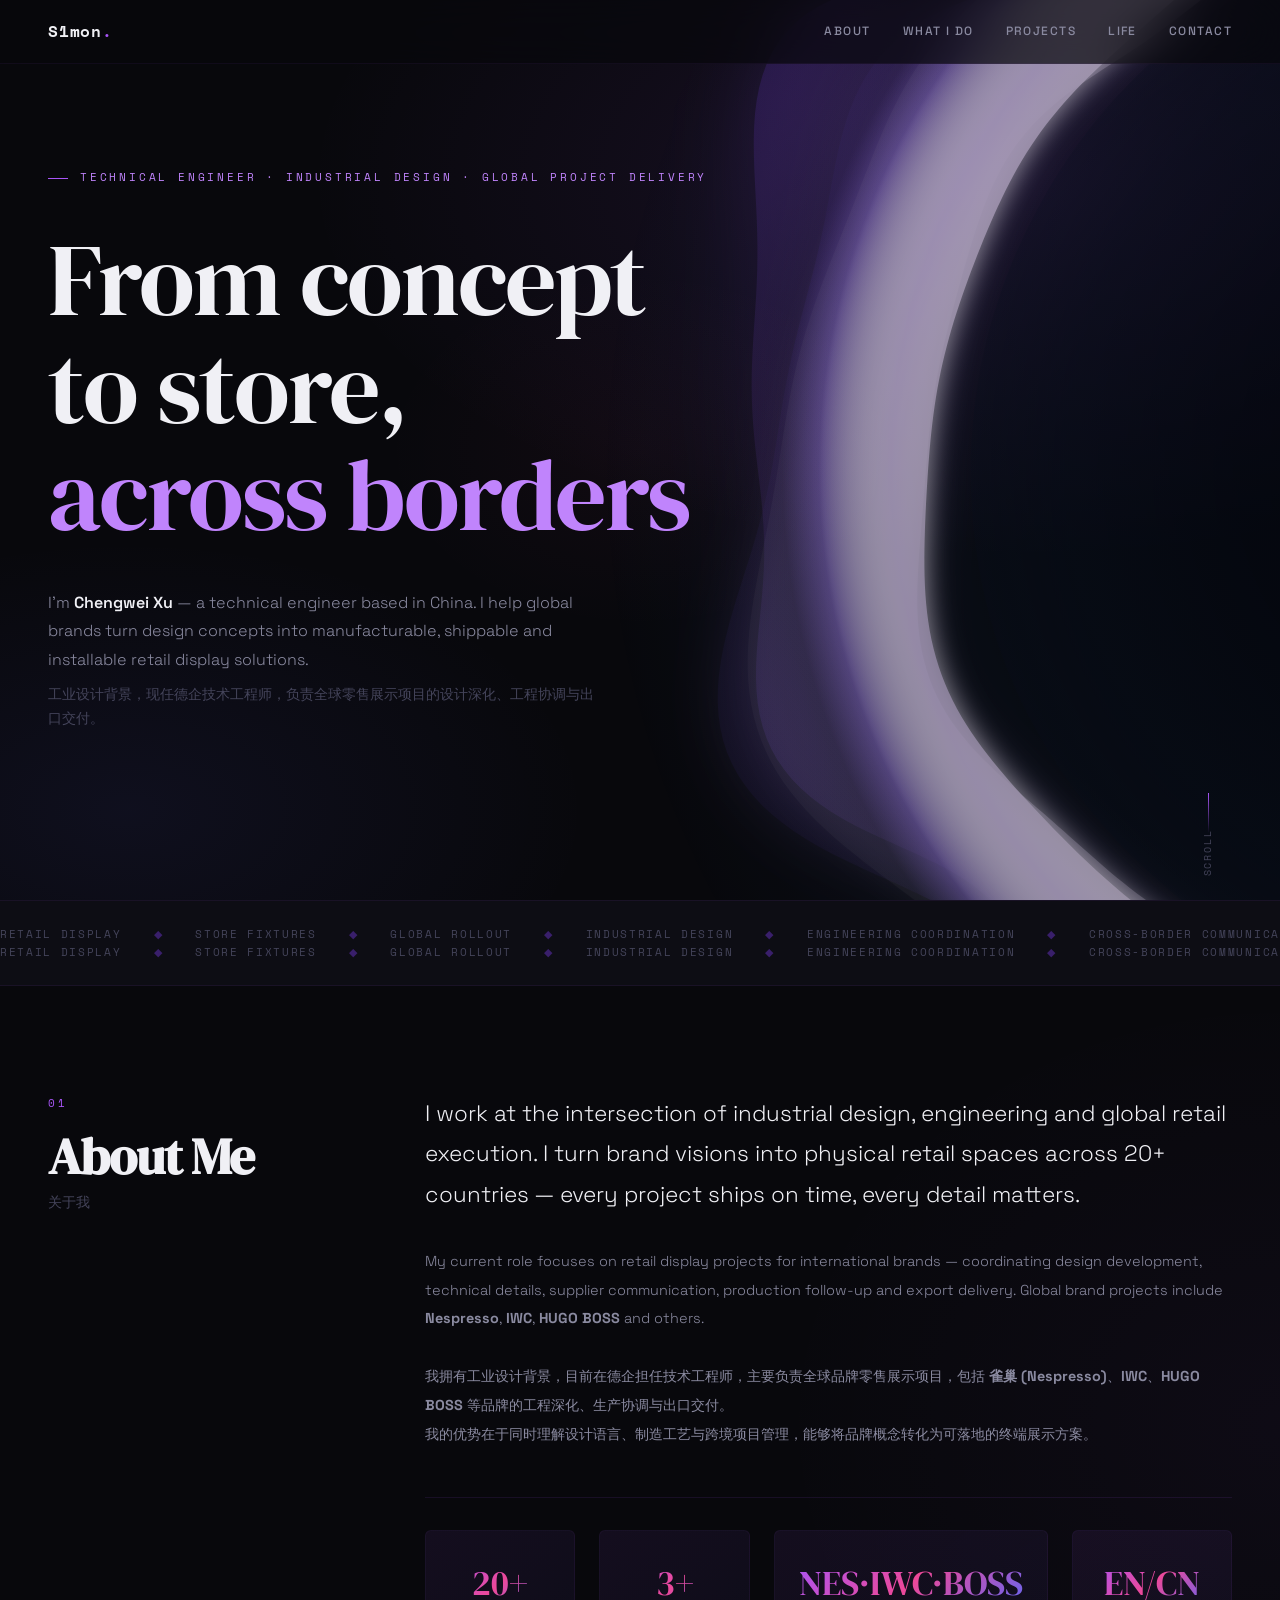
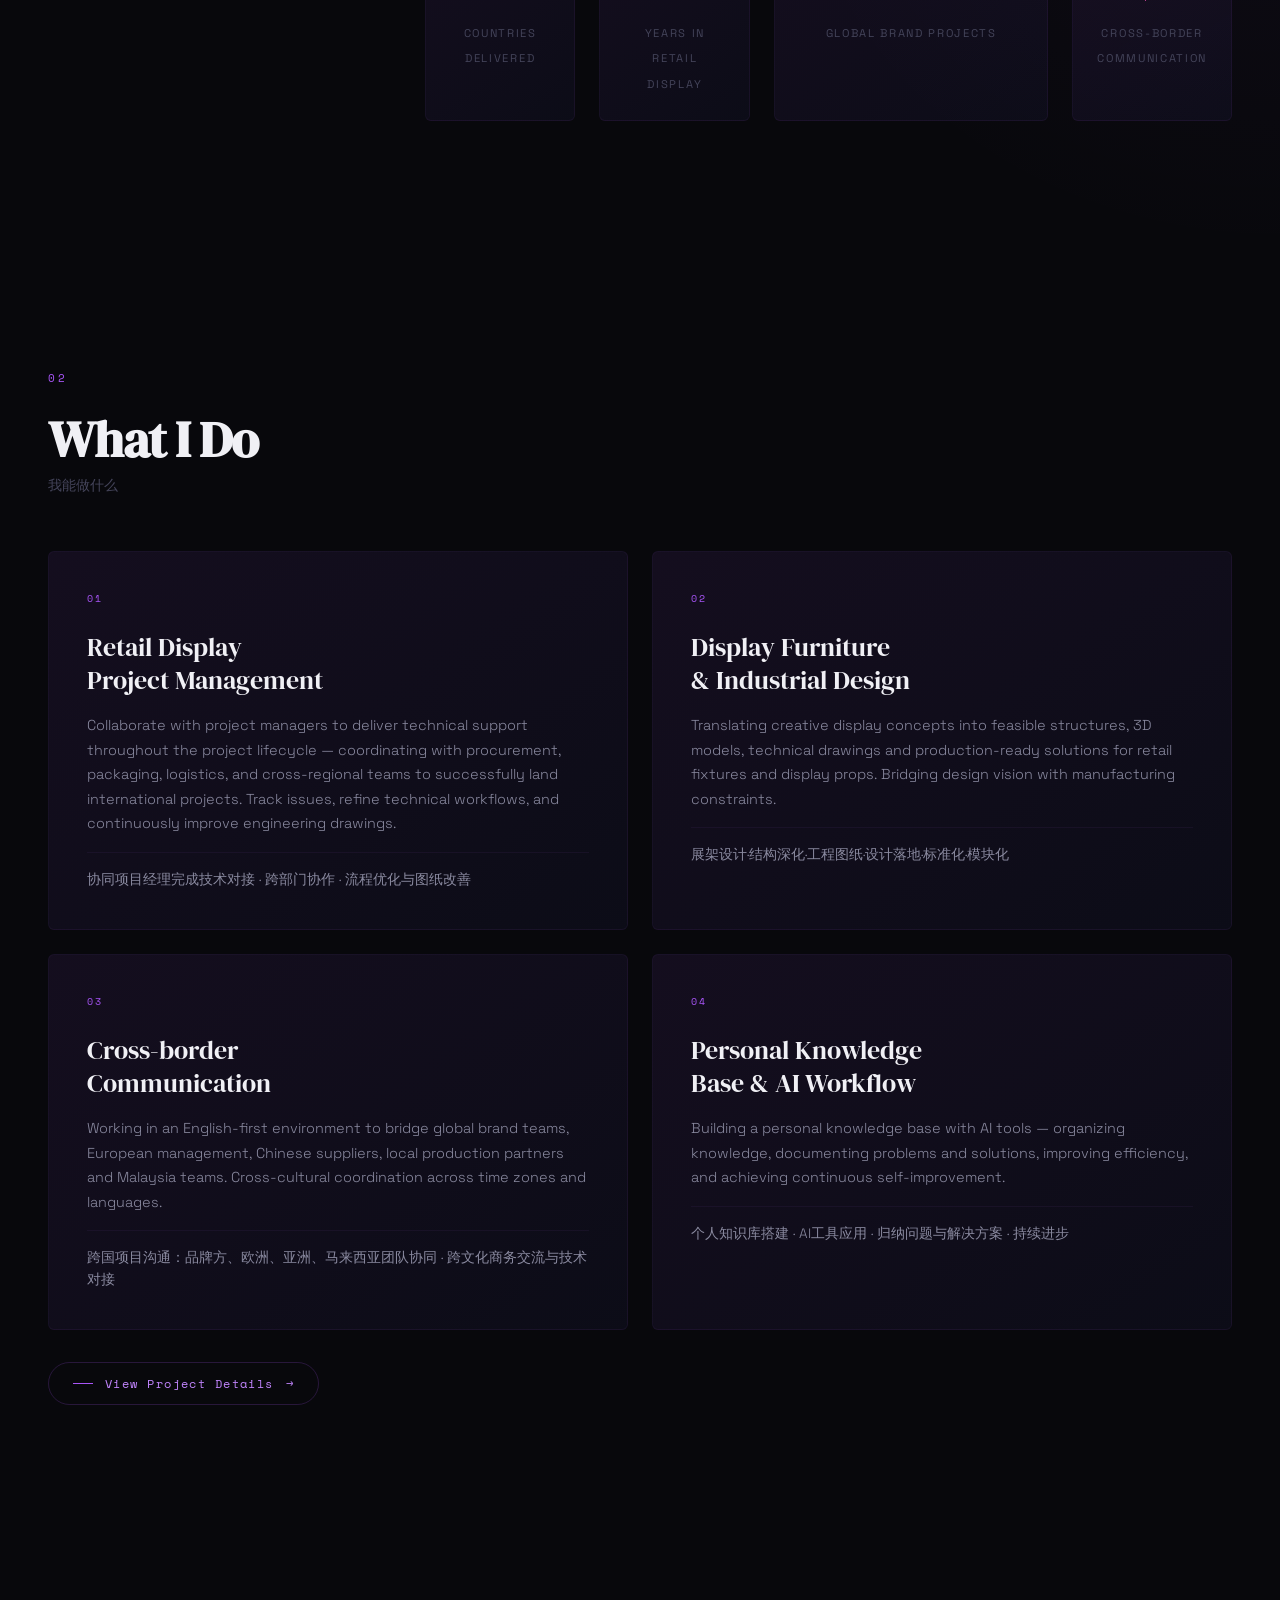
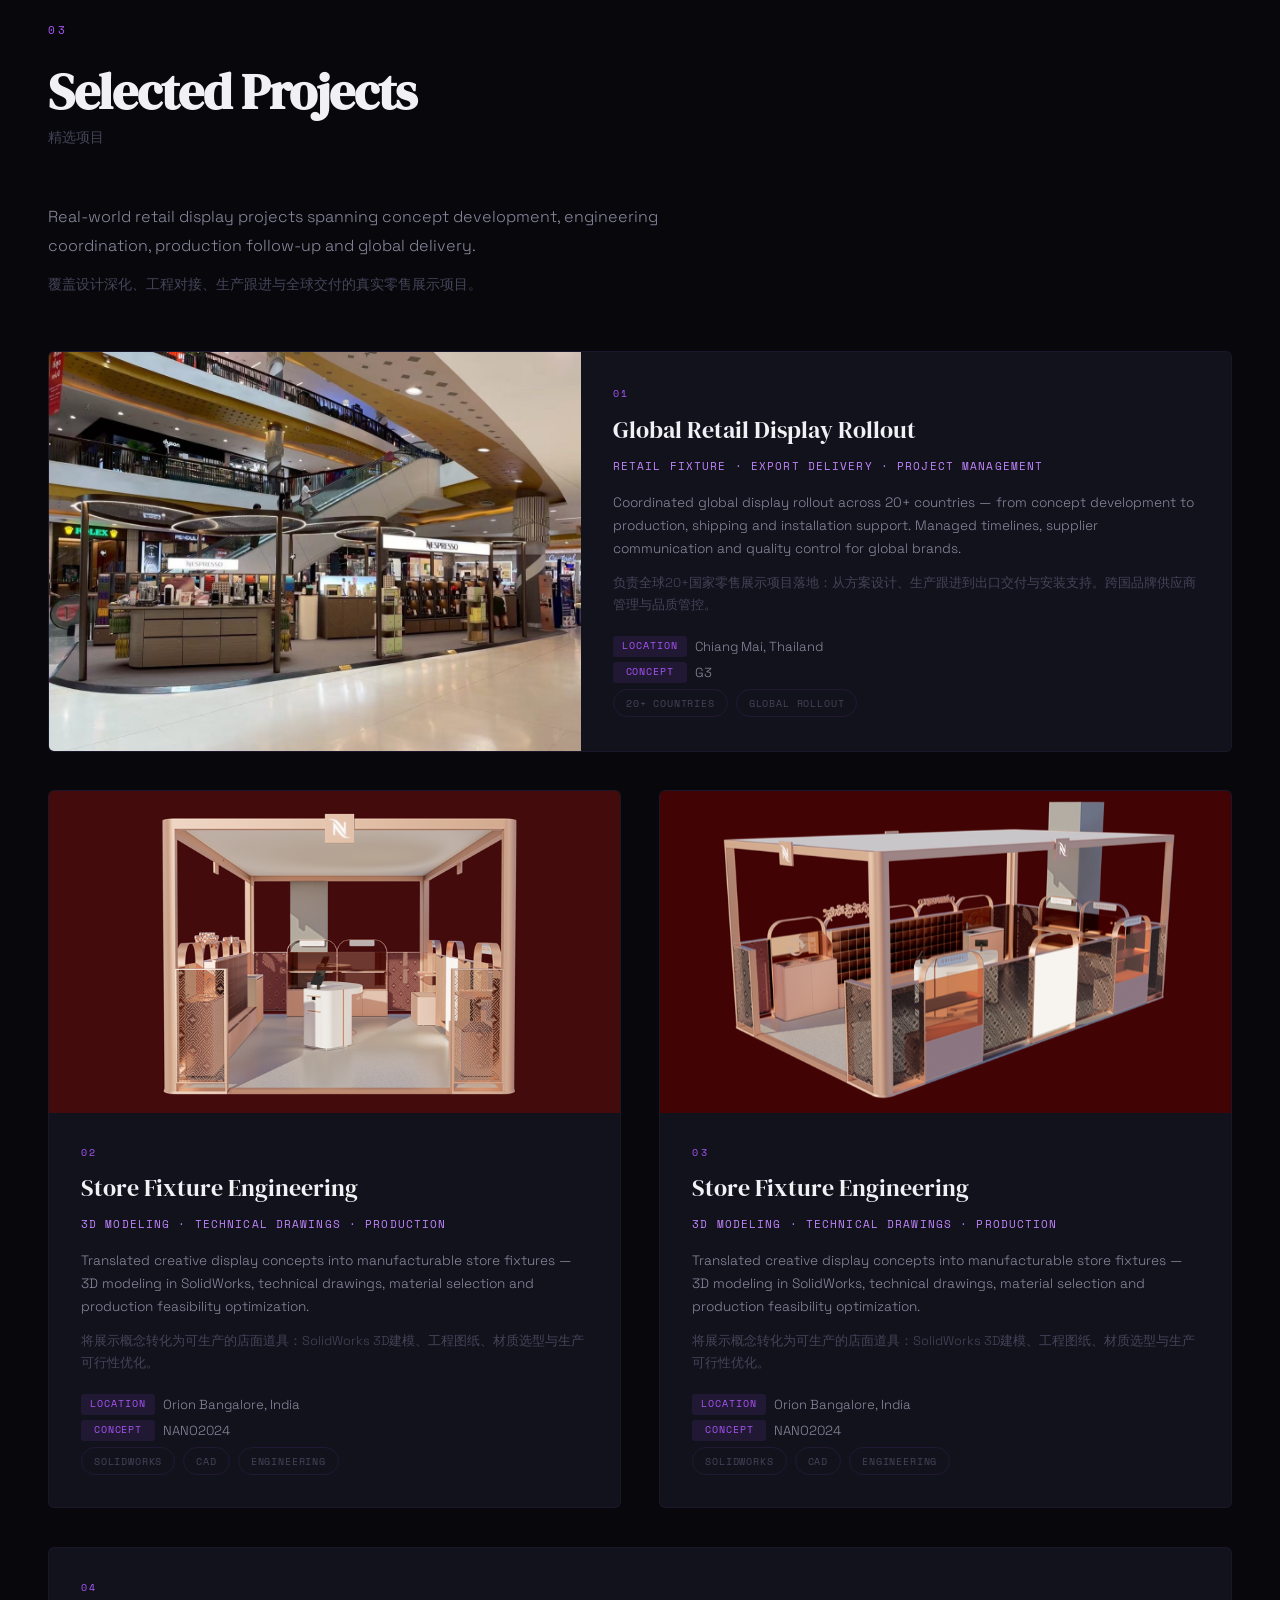
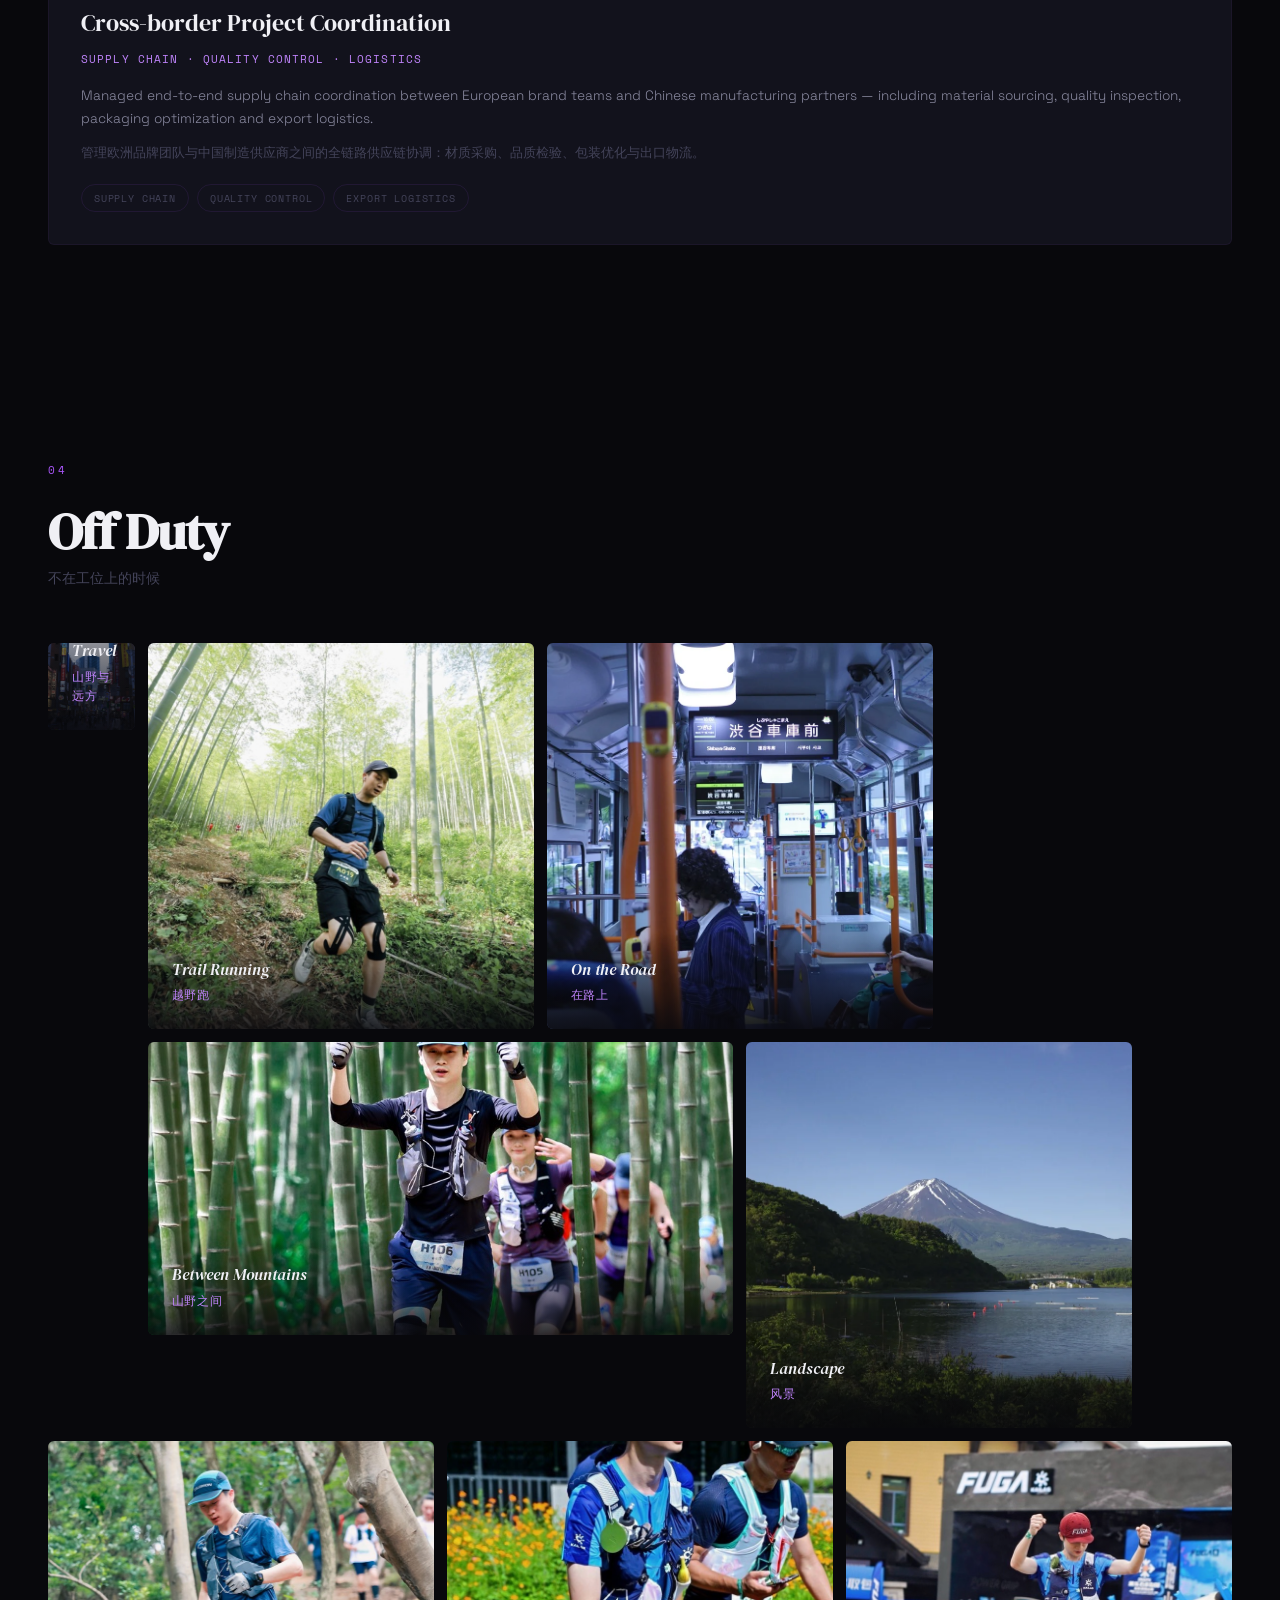
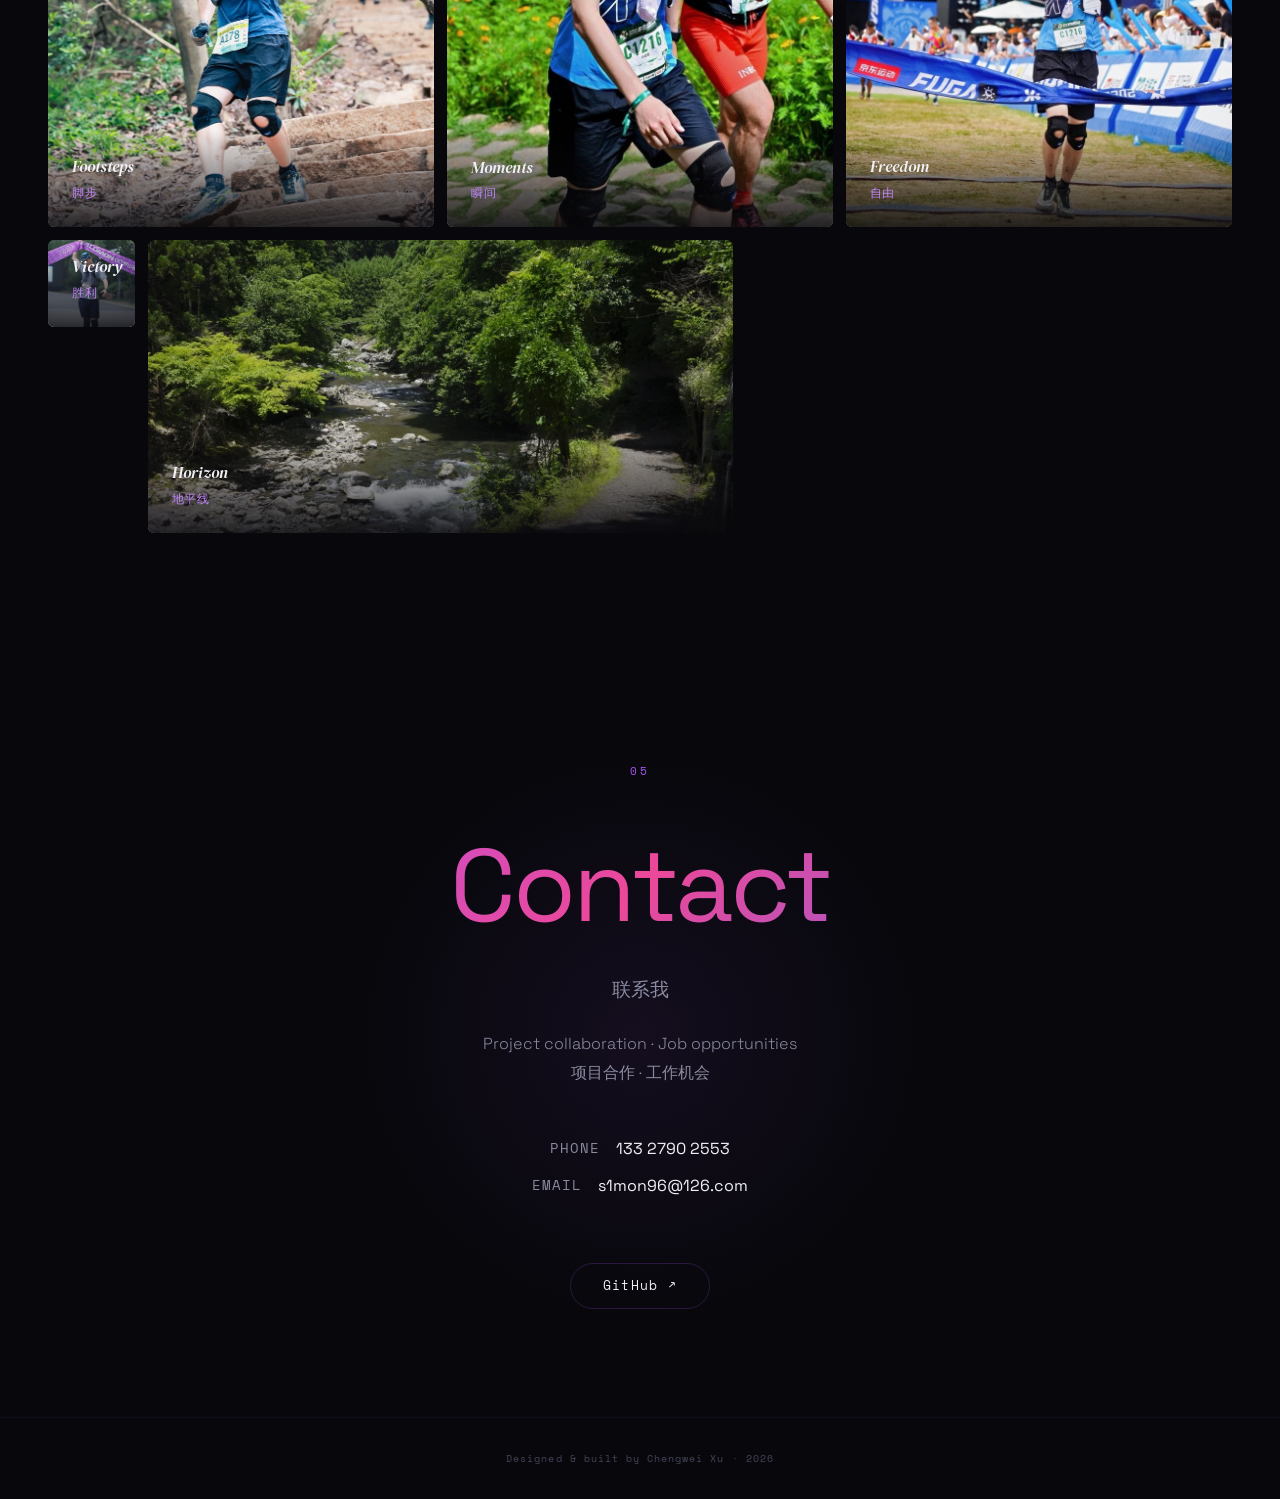
<file: index.html>
<!DOCTYPE html>
<html lang="en">
<head>
    <meta charset="UTF-8">
    <meta name="viewport" content="width=device-width, initial-scale=1.0">
    <title>S1mon — Chengwei Xu | Retail Display · Industrial Design · Global Delivery</title>
    <link rel="preconnect" href="https://fonts.googleapis.com">
    <link rel="preconnect" href="https://fonts.gstatic.com" crossorigin>
    <link href="https://fonts.googleapis.com/css2?family=DM+Serif+Display:ital@0;1&family=Space+Grotesk:wght@300;400;500;600;700&family=Space+Mono:wght@400;700&family=Noto+Sans+SC:wght@300;400;500&display=swap" rel="stylesheet">
    <link rel="stylesheet" href="style.css">
</head>
<body>
    <!-- Navigation -->
    <nav class="nav" id="nav">
        <a href="#hero" class="nav-logo">S1mon<span class="dot">.</span></a>
        <div class="nav-links">
            <a href="#about">About</a>
            <a href="#work">What I Do</a>
            <a href="#projects">Projects</a>
            <a href="#life">Life</a>
            <a href="#contact">Contact</a>
        </div>
        <button class="nav-toggle" id="navToggle" aria-label="Menu">
            <span></span><span></span><span></span>
        </button>
    </nav>

    <!-- Hero -->
    <section id="hero" class="hero">
        <div class="hero-gradient"></div>
        <div class="hero-grid">
            <div class="hero-content">
                <p class="hero-tag">Technical Engineer · Industrial Design · Global Project Delivery</p>
                <h1 class="hero-title">
                    <span class="line">From concept</span>
                    <span class="line">to store,</span>
                    <span class="line accent">across borders</span>
                </h1>
                <p class="hero-sub">
                    I'm <strong>Chengwei Xu</strong> — a technical engineer based in China. 
                    I help global brands turn design concepts into manufacturable, shippable and installable retail display solutions.
                    <span class="cn">工业设计背景，现任德企技术工程师，负责全球零售展示项目的设计深化、工程协调与出口交付。</span>
                </p>
            </div>
        </div>
        <canvas id="ring-wave" class="ring-wave"></canvas>
        <div class="hero-scroll">
            <div class="scroll-line"></div>
            <span>scroll</span>
        </div>
    </section>

    <!-- Marquee -->
    <div class="marquee-wrap">
        <div class="marquee">
            <span>Retail Display</span>
            <span class="sep">◆</span>
            <span>Store Fixtures</span>
            <span class="sep">◆</span>
            <span>Global Rollout</span>
            <span class="sep">◆</span>
            <span>Industrial Design</span>
            <span class="sep">◆</span>
            <span>Engineering Coordination</span>
            <span class="sep">◆</span>
            <span>Cross-border Communication</span>
            <span class="sep">◆</span>
            <span>Production Follow-up</span>
            <span class="sep">◆</span>
            <span>Export Delivery</span>
            <span class="sep">◆</span>
            <span>20+ Countries</span>
            <span class="sep">◆</span>
        </div>
        <div class="marquee" aria-hidden="true">
            <span>Retail Display</span>
            <span class="sep">◆</span>
            <span>Store Fixtures</span>
            <span class="sep">◆</span>
            <span>Global Rollout</span>
            <span class="sep">◆</span>
            <span>Industrial Design</span>
            <span class="sep">◆</span>
            <span>Engineering Coordination</span>
            <span class="sep">◆</span>
            <span>Cross-border Communication</span>
            <span class="sep">◆</span>
            <span>Production Follow-up</span>
            <span class="sep">◆</span>
            <span>Export Delivery</span>
            <span class="sep">◆</span>
            <span>20+ Countries</span>
            <span class="sep">◆</span>
        </div>
    </div>

    <!-- About -->
    <section id="about" class="section about">
        <div class="about-inner">
            <div class="about-left">
                <span class="section-num">01</span>
                <h2 class="section-title serif">About Me</h2>
                <p class="cn-sub">关于我</p>
            </div>
            <div class="about-right">
                <div class="about-text">
                    <p class="lead">
                        I work at the intersection of industrial design, engineering and global retail execution. 
                        I turn brand visions into physical retail spaces across 20+ countries — 
                        every project ships on time, every detail matters.
                    </p>
                    <p class="detail">
                        My current role focuses on retail display projects for international brands — coordinating design development, 
                        technical details, supplier communication, production follow-up and export delivery.
                        Global brand projects include <strong>Nespresso</strong>, <strong>IWC</strong>, <strong>HUGO BOSS</strong> and others.
                        <br><br>
                        我拥有工业设计背景，目前在德企担任技术工程师，主要负责全球品牌零售展示项目，包括 <strong>雀巢 (Nespresso)</strong>、<strong>IWC</strong>、<strong>HUGO BOSS</strong> 等品牌的工程深化、生产协调与出口交付。
                        <br>
                        我的优势在于同时理解设计语言、制造工艺与跨境项目管理，能够将品牌概念转化为可落地的终端展示方案。
                    </p>
                </div>
                <div class="about-stats">
                    <div class="stat">
                        <span class="stat-val">20+</span>
                        <span class="stat-label">Countries Delivered</span>
                    </div>
                    <div class="stat">
                        <span class="stat-val">3+</span>
                        <span class="stat-label">Years in Retail Display</span>
                    </div>
                    <div class="stat">
                        <span class="stat-val">NES·IWC·BOSS</span>
                        <span class="stat-label">Global Brand Projects</span>
                    </div>
                    <div class="stat">
                        <span class="stat-val">EN/CN</span>
                        <span class="stat-label">Cross-border Communication</span>
                    </div>
                </div>
            </div>
        </div>
    </section>

    <!-- What I Do -->
    <section id="work" class="section work">
        <div class="section-head">
            <span class="section-num">02</span>
            <h2 class="section-title serif">What I Do</h2>
            <p class="cn-sub">我能做什么</p>
        </div>
        <div class="skills-grid">
            <div class="skill-card">
                <span class="skill-num">01</span>
                <h3>Retail Display<br>Project Management</h3>
                <p>Collaborate with project managers to deliver technical support throughout the project lifecycle — coordinating with procurement, packaging, logistics, and cross-regional teams to successfully land international projects. Track issues, refine technical workflows, and continuously improve engineering drawings.</p>
                <p class="cn">协同项目经理完成技术对接 · 跨部门协作 · 流程优化与图纸改善</p>
            </div>
            <div class="skill-card">
                <span class="skill-num">02</span>
                <h3>Display Furniture<br>&amp; Industrial Design</h3>
                <p>Translating creative display concepts into feasible structures, 3D models, technical drawings and production-ready solutions for retail fixtures and display props. Bridging design vision with manufacturing constraints.</p>
                <p class="cn">展架设计·结构深化·工程图纸·设计落地·标准化·模块化</p>
            </div>
            <div class="skill-card">
                <span class="skill-num">03</span>
                <h3>Cross-border<br>Communication</h3>
                <p>Working in an English-first environment to bridge global brand teams, European management, Chinese suppliers, local production partners and Malaysia teams. Cross-cultural coordination across time zones and languages.</p>
                <p class="cn">跨国项目沟通：品牌方、欧洲、亚洲、马来西亚团队协同 · 跨文化商务交流与技术对接</p>
            </div>
            <div class="skill-card">
                <span class="skill-num">04</span>
                <h3>Personal Knowledge<br>Base &amp; AI Workflow</h3>
                <p>Building a personal knowledge base with AI tools — organizing knowledge, documenting problems and solutions, improving efficiency, and achieving continuous self-improvement.</p>
                <p class="cn">个人知识库搭建 · AI工具应用 · 归纳问题与解决方案 · 持续进步</p>
            </div>
        </div>

        <!-- Project Details Trigger -->
        <button class="project-detail-btn" onclick="openProjectModal()">
            <span class="btn-line"></span>
            <span class="btn-text">View Project Details</span>
            <span class="btn-arrow">→</span>
        </button>
    </section>

    <!-- Project Details Modal -->
    <div id="projectModal" class="modal-overlay" onclick="closeProjectModal(event)">
        <div class="modal-glass" onclick="event.stopPropagation()">
            <button class="modal-close" onclick="closeProjectModal()">✕</button>
            <div class="modal-body">
                <h2 class="modal-title">具体项目与工作范围</h2>
                <p class="modal-subtitle">Specific Projects &amp; Workflow Scope</p>

                <div class="modal-section">
                    <p>我参与维护和跟进的项目主要覆盖零售展示、精品门店道具、POSM、技术图纸与安装协同等方向。</p>
                    <p>项目分布在澳大利亚、日本、韩国、香港、台湾、东南亚、中东、非洲、北美等多个国家和区域，涉及新项目上线、追加批次、维护项目、服务类项目和视觉更新类任务。</p>
                </div>

                <div class="modal-section">
                    <h3>代表性项目范围</h3>
                    <p>我实际跟进过的项目类型包括：</p>
                    <ul>
                        <li>澳大利亚 Harvey Norman 与 The Good Guys 相关门店展示项目</li>
                        <li>日本百货 / 门店类项目，如 Osaka Takashimaya、Ikebukuro、AEON Lake Town</li>
                        <li>韩国门店及展示项目，如 Lotte Gwangbok、Time Square、Bun Dang</li>
                        <li>香港附加批次与服务类项目，如 APM Mall、IFC Mall、Elements Mall</li>
                        <li>台湾 Sogo City 相关批次、logo、维护与模板任务</li>
                        <li>东南亚项目，如 Greenbelt Mall、Westgate、Lotte Mall West Lake Hanoi、Jakarta LED 范围</li>
                        <li>中东与非洲项目，如 Dubai Hills、South Africa pop-up、Eastgate Mall</li>
                        <li>北美项目，如 Canadian Tire 批量订单项目及 USA boutique 相关任务</li>
                    </ul>
                </div>

                <div class="modal-section">
                    <h3>技术与图纸协作范围</h3>
                    <p>除项目主表维护外，我还参与过图纸时间线与技术任务协作，包括：</p>
                    <ul>
                        <li>SKU 清单整理</li>
                        <li>Submission date 跟进</li>
                        <li>工程师分工与任务追踪</li>
                        <li>3D Layout / BOM / Drawing Release 节点管理</li>
                        <li>多种零售道具模块拆分与状态整理</li>
                    </ul>
                </div>

                <div class="modal-divider"></div>

                <div class="modal-section">
                    <h3>Selected Projects &amp; Workflow Scope</h3>
                    <p>I worked on maintaining and coordinating project tracking systems for retail display, boutique fixture and technical workflow management across multiple regions. The work included both high-level project board management and detailed drawing / SKU timeline coordination for fixture-based retail projects.</p>
                </div>

                <div class="modal-section">
                    <h4>Representative project coverage</h4>
                    <p><strong>Retail display and fixture projects</strong></p>
                    <p>Projects tracked in the board included store fixture, POSM, pop-up, maintenance, additional batch and service-related work across locations such as:</p>
                    <ul>
                        <li>Australia: Townsville, Smithfield, Rockdale, Essendon, Fyshwick, Chadstone, Doncaster, Kariñup, Pitt Street</li>
                        <li>New Zealand: Hamilton</li>
                        <li>Japan: Osaka Takashimaya, Ikebukuro, AEON Lake Town, Yokohama Takashimaya, Hamamatsu Entetsu</li>
                        <li>South Korea: Lotte Gwangbok, JWD Mumbai-linked rollout coordination, Time Square, Bun Dang, Gocheok</li>
                        <li>Hong Kong: APM Mall, IFC Mall, Elements Mall, operational sleeve wall tasks</li>
                        <li>Taiwan: Sogo City-related batches, logo, floor template and maintenance items</li>
                        <li>South East Asia: Greenbelt Mall, Westgate, Lotte Mall West Lake Hanoi, Chiang Mai canopy, Jakarta LED scope</li>
                        <li>Middle East / Africa: Dubai Hills, Eastgate Mall, South Africa pop-up</li>
                        <li>North America: Canadian Tire bulk order projects, Tampa International Plaza, NYC Madison Avenue-related task</li>
                    </ul>
                </div>

                <div class="modal-section">
                    <h4>Technical workflow and drawing coordination</h4>
                    <p>I also supported technical workflow tracking for engineering and drawing-related tasks, including:</p>
                    <ul>
                        <li>drawing transfer tasks</li>
                        <li>engineering task intake and assignment</li>
                        <li>maintenance and additional scope coordination</li>
                        <li>timeline tracking for submission, 3D layout, BOM and drawing release</li>
                        <li>SKU-level tracking for fixture components</li>
                    </ul>
                </div>
            </div>
        </div>
    </div>

    <!-- Projects -->
    <section id="projects" class="section projects">
        <div class="section-head">
            <span class="section-num">03</span>
            <h2 class="section-title serif">Selected Projects</h2>
            <p class="cn-sub">精选项目</p>
        </div>
        <div class="projects-intro">
            <p class="projects-intro-text">
                Real-world retail display projects spanning concept development, engineering coordination, 
                production follow-up and global delivery.
                <span class="cn">覆盖设计深化、工程对接、生产跟进与全球交付的真实零售展示项目。</span>
            </p>
        </div>
        <div class="projects-grid">
            <!-- Project 01: Selected Projects (Global Rollout) -->
            <div class="project-card project-wide">
                <div class="project-image">
                    <img src="img/projects/global-rollout-01.jpg" alt="Global Retail Display Rollout" loading="lazy" class="project-img">
                </div>
                <div class="project-info">
                    <span class="project-num">01</span>
                    <h3>Global Retail Display Rollout</h3>
                    <p class="project-tags">Retail Fixture · Export Delivery · Project Management</p>
                    <p class="project-desc">
                        Coordinated global display rollout across 20+ countries — from concept development to production, shipping and installation support. Managed timelines, supplier communication and quality control for global brands.
                    </p>
                    <p class="project-detail-cn">
                        负责全球20+国家零售展示项目落地：从方案设计、生产跟进到出口交付与安装支持。跨国品牌供应商管理与品质管控。
                    </p>
                    <div class="project-location">
                        <span class="loc-label">Location</span>
                        <span class="loc-value">Chiang Mai, Thailand</span>
                    </div>
                    <div class="project-location">
                        <span class="loc-label">Concept</span>
                        <span class="loc-value">G3</span>
                    </div>
                    <div class="project-meta">
                        <span class="meta-tag">20+ Countries</span>
                        <span class="meta-tag">Global Rollout</span>
                    </div>
                </div>
            </div>

            <!-- Project 02: Store Fixture Engineering - Card 1 -->
            <div class="project-card">
                <div class="project-image">
                    <img src="img/store-fixture/nano-02.jpg" alt="Nespresso Nano 2024" loading="lazy" class="project-img">
                </div>
                <div class="project-info">
                    <span class="project-num">02</span>
                    <h3>Store Fixture Engineering</h3>
                    <p class="project-tags">3D Modeling · Technical Drawings · Production</p>
                    <p class="project-desc">
                        Translated creative display concepts into manufacturable store fixtures — 3D modeling in SolidWorks, technical drawings, material selection and production feasibility optimization.
                    </p>
                    <p class="project-detail-cn">
                        将展示概念转化为可生产的店面道具：SolidWorks 3D建模、工程图纸、材质选型与生产可行性优化。
                    </p>
                    <div class="project-location">
                        <span class="loc-label">Location</span>
                        <span class="loc-value">Orion Bangalore, India</span>
                    </div>
                    <div class="project-location">
                        <span class="loc-label">Concept</span>
                        <span class="loc-value">NANO2024</span>
                    </div>
                    <div class="project-meta">
                        <span class="meta-tag">SolidWorks</span>
                        <span class="meta-tag">CAD</span>
                        <span class="meta-tag">Engineering</span>
                    </div>
                </div>
            </div>
            <!-- Project 03: Store Fixture Engineering - Card 2 -->
            <div class="project-card">
                <div class="project-image">
                    <img src="img/store-fixture/nano-03.jpg" alt="Nespresso Nano 2024" loading="lazy" class="project-img">
                </div>
                <div class="project-info">
                    <span class="project-num">03</span>
                    <h3>Store Fixture Engineering</h3>
                    <p class="project-tags">3D Modeling · Technical Drawings · Production</p>
                    <p class="project-desc">
                        Translated creative display concepts into manufacturable store fixtures — 3D modeling in SolidWorks, technical drawings, material selection and production feasibility optimization.
                    </p>
                    <p class="project-detail-cn">
                        将展示概念转化为可生产的店面道具：SolidWorks 3D建模、工程图纸、材质选型与生产可行性优化。
                    </p>
                    <div class="project-location">
                        <span class="loc-label">Location</span>
                        <span class="loc-value">Orion Bangalore, India</span>
                    </div>
                    <div class="project-location">
                        <span class="loc-label">Concept</span>
                        <span class="loc-value">NANO2024</span>
                    </div>
                    <div class="project-meta">
                        <span class="meta-tag">SolidWorks</span>
                        <span class="meta-tag">CAD</span>
                        <span class="meta-tag">Engineering</span>
                    </div>
                </div>
            </div>

            <!-- Project 04: Cross-border Project Coordination -->
            <div class="project-card project-wide">
                <div class="project-info">
                    <span class="project-num">04</span>
                    <h3>Cross-border Project Coordination</h3>
                    <p class="project-tags">Supply Chain · Quality Control · Logistics</p>
                    <p class="project-desc">
                        Managed end-to-end supply chain coordination between European brand teams and Chinese manufacturing partners — including material sourcing, quality inspection, packaging optimization and export logistics.
                    </p>
                    <p class="project-detail-cn">
                        管理欧洲品牌团队与中国制造供应商之间的全链路供应链协调：材质采购、品质检验、包装优化与出口物流。
                    </p>
                    <div class="project-meta">
                        <span class="meta-tag">Supply Chain</span>
                        <span class="meta-tag">Quality Control</span>
                        <span class="meta-tag">Export Logistics</span>
                    </div>
                </div>
            </div>
        </div>
    </section>

    <!-- Life -->
    <section id="life" class="section life">
        <div class="section-head">
            <span class="section-num">04</span>
            <h2 class="section-title serif">Off Duty</h2>
            <p class="cn-sub">不在工位上的时候</p>
        </div>
        <div class="life-grid">
            <div class="life-card life-tall">
                <img src="img/hobbies/R009150.webp" alt="Travel" loading="lazy">
                <div class="life-label">
                    <span class="life-label-en">Trail & Travel</span>
                    <span class="life-label-cn">山野与远方</span>
                </div>
            </div>
            <div class="life-card">
                <img src="img/hobbies/IMG_3616.webp" alt="Trail Running" loading="lazy">
                <div class="life-label">
                    <span class="life-label-en">Trail Running</span>
                    <span class="life-label-cn">越野跑</span>
                </div>
            </div>
            <div class="life-card">
                <img src="img/hobbies/R009163.webp" alt="On the Road" loading="lazy">
                <div class="life-label">
                    <span class="life-label-en">On the Road</span>
                    <span class="life-label-cn">在路上</span>
                </div>
            </div>
            <div class="life-card life-wide">
                <img src="img/hobbies/IMG_4018.webp" alt="Mountains" loading="lazy">
                <div class="life-label">
                    <span class="life-label-en">Between Mountains</span>
                    <span class="life-label-cn">山野之间</span>
                </div>
            </div>
            <div class="life-card">
                <img src="img/hobbies/R009484.webp" alt="Landscape" loading="lazy">
                <div class="life-label">
                    <span class="life-label-en">Landscape</span>
                    <span class="life-label-cn">风景</span>
                </div>
            </div>
            <div class="life-card">
                <img src="img/hobbies/IMG_5055.webp" alt="Footsteps" loading="lazy">
                <div class="life-label">
                    <span class="life-label-en">Footsteps</span>
                    <span class="life-label-cn">脚步</span>
                </div>
            </div>
            <div class="life-card">
                <img src="img/hobbies/IMG_5508.webp" alt="Moments" loading="lazy">
                <div class="life-label">
                    <span class="life-label-en">Moments</span>
                    <span class="life-label-cn">瞬间</span>
                </div>
            </div>
            <div class="life-card">
                <img src="img/hobbies/IMG_5522.webp" alt="Freedom" loading="lazy">
                <div class="life-label">
                    <span class="life-label-en">Freedom</span>
                    <span class="life-label-cn">自由</span>
                </div>
            </div>
            <div class="life-card life-tall">
                <img src="img/hobbies/IMG_6143.webp" alt="Distance" loading="lazy">
                <div class="life-label">
                    <span class="life-label-en">Victory</span>
                    <span class="life-label-cn">胜利</span>
                </div>
            </div>
            <div class="life-card life-wide">
                <img src="img/hobbies/R009761.webp" alt="Horizon" loading="lazy">
                <div class="life-label">
                    <span class="life-label-en">Horizon</span>
                    <span class="life-label-cn">地平线</span>
                </div>
            </div>
        </div>
    </section>

    <!-- Contact -->
    <section id="contact" class="section contact">
        <div class="contact-inner">
            <span class="section-num">05</span>
            <h2 class="contact-title serif">Contact</h2>
            <p class="contact-cn">联系我</p>
            <p class="contact-desc">
                Project collaboration · Job opportunities<br>
                项目合作 · 工作机会
            </p>
            <div class="contact-info">
                <div class="contact-item">
                    <span class="contact-label">Phone</span>
                    <a href="tel:13327902553" class="contact-value">133 2790 2553</a>
                </div>
                <div class="contact-item">
                    <span class="contact-label">Email</span>
                    <a href="mailto:s1mon96@126.com" class="contact-value">s1mon96@126.com</a>
                </div>
            </div>
            <div class="contact-links">
                <a href="https://github.com/CNLOVeU" target="_blank" class="contact-link">GitHub ↗</a>
            </div>
        </div>
    </section>

    <footer class="footer">
        <p>Designed & built by Chengwei Xu · 2026</p>
    </footer>

    <script src="ring-wave.js"></script>
    <script src="script.js"></script>
</body>
</html>
</file>
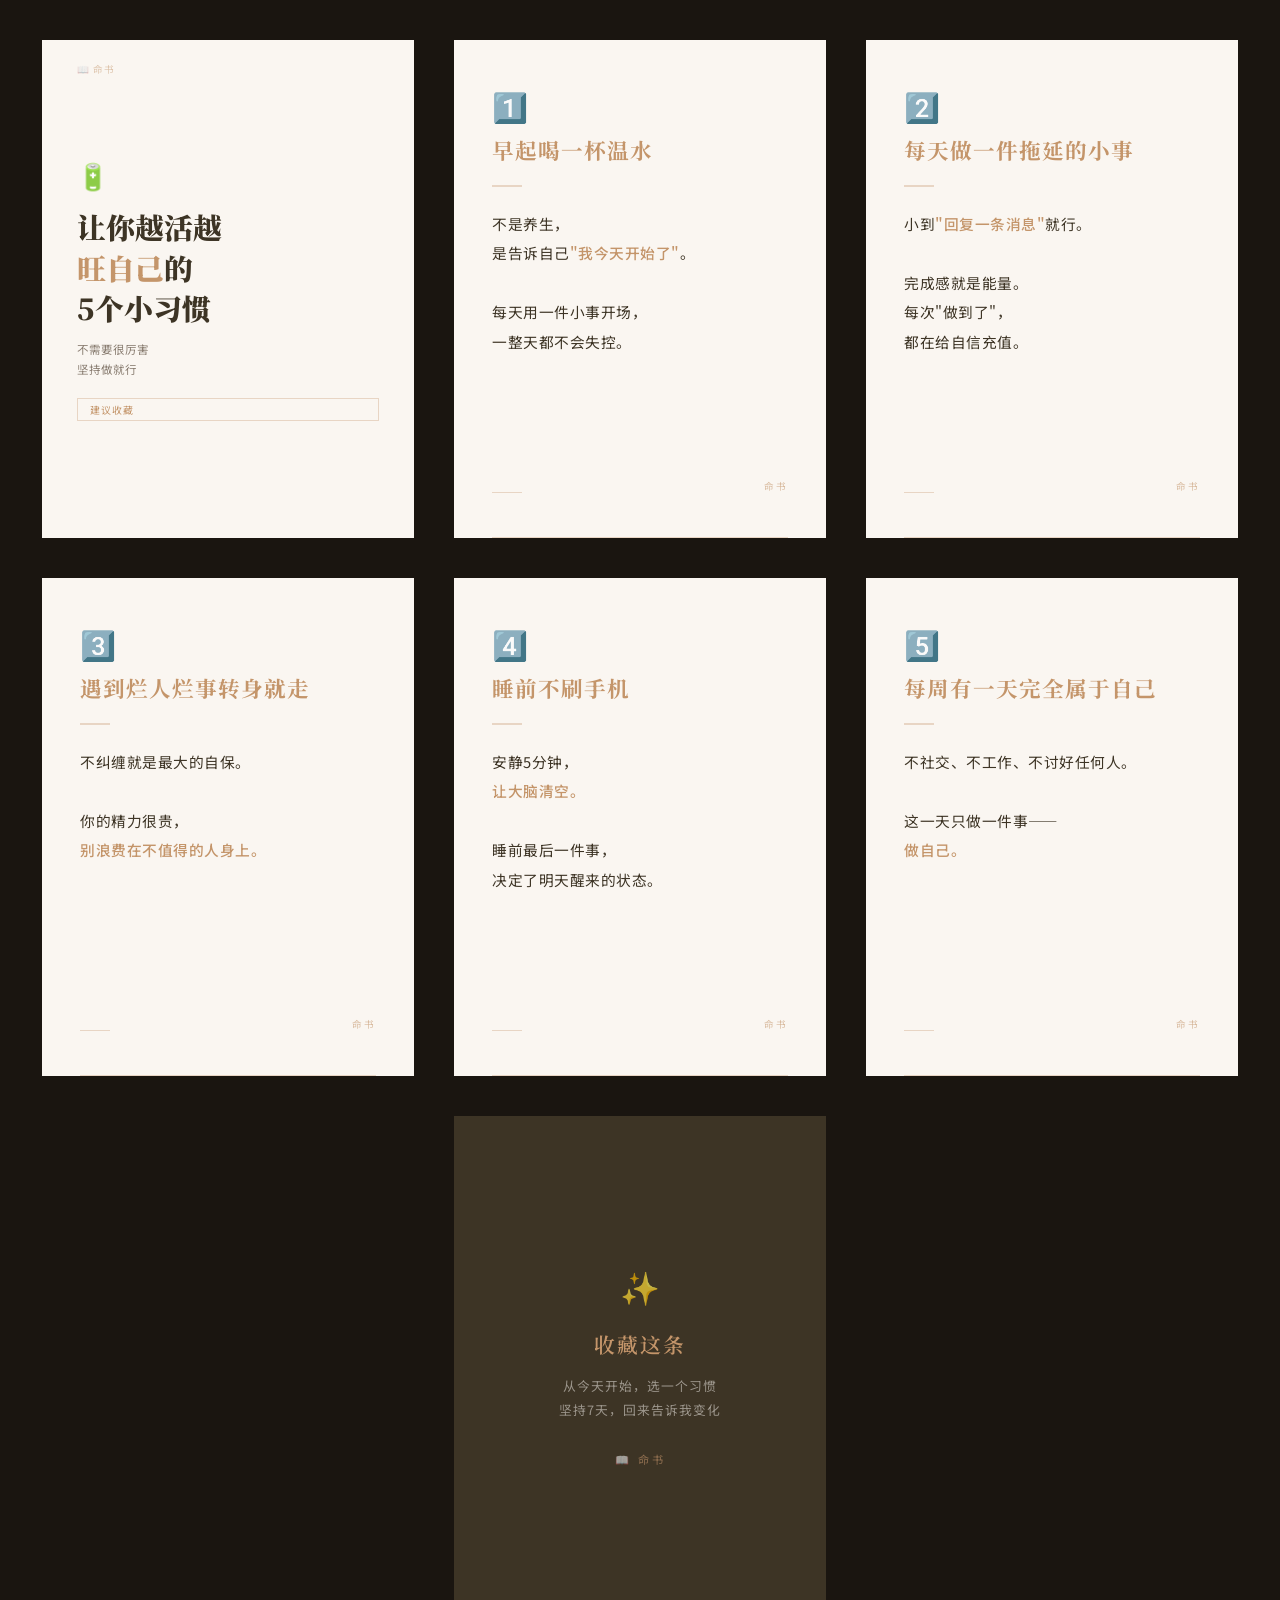
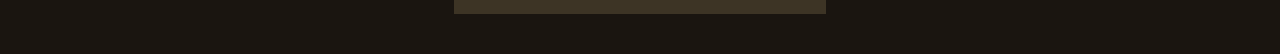
<file: mingshu-energy.html>
<!DOCTYPE html>
<html lang="zh-CN">
<head>
<meta charset="UTF-8">
<meta name="viewport" content="width=device-width, initial-scale=1.0">
<title>命书 · 旺自己的小习惯</title>
<style>
  @import url('https://fonts.googleapis.com/css2?family=Noto+Serif+SC:wght@400;600;700;900&family=Noto+Sans+SC:wght@300;400;500&display=swap');

  * { margin: 0; padding: 0; box-sizing: border-box; }

  body {
    background: #1a1510;
    font-family: 'Noto Serif SC', serif;
    padding: 40px 20px;
    display: flex;
    flex-wrap: wrap;
    gap: 40px;
    justify-content: center;
  }

  .card {
    width: 372px;
    height: 498px;
    border-radius: 0;
    overflow: hidden;
    flex-shrink: 0;
  }

  /* === COVER CARD === */
  .cover {
    background: #faf6f1;
    display: flex;
    flex-direction: column;
    justify-content: center;
    padding: 48px 35px;
    position: relative;
  }

  .cover-brand {
    position: absolute;
    top: 22px;
    left: 35px;
    font-family: 'Noto Sans SC', sans-serif;
    font-size: 0.6rem;
    color: #c4956a;
    letter-spacing: 1px;
    opacity: 0.5;
  }

  .cover-emoji {
    font-size: 1.6rem;
    margin-bottom: 14px;
  }

  .cover-title {
    font-size: 1.8rem;
    font-weight: 900;
    color: #3d3425;
    line-height: 1.4;
    margin-bottom: 12px;
  }

  .cover-title .accent {
    color: #c4956a;
  }

  .cover-sub {
    font-family: 'Noto Sans SC', sans-serif;
    font-size: 0.72rem;
    color: #8a7e72;
    line-height: 1.7;
    margin-bottom: 18px;
  }

  .cover-hint {
    font-family: 'Noto Sans SC', sans-serif;
    font-size: 0.62rem;
    color: #c4956a;
    border: 1px solid #e8d5c4;
    padding: 3px 12px;
    display: inline-block;
    letter-spacing: 1px;
  }

  /* === CONTENT CARDS === */
  .content-card {
    background: #faf6f1;
    display: flex;
    flex-direction: column;
    padding: 45px 38px;
    position: relative;
  }

  .content-card::after {
    content: '';
    position: absolute;
    bottom: 0;
    left: 38px;
    right: 38px;
    height: 1px;
    background: #e8d5c4;
  }

  .card-number {
    font-size: 1.8rem;
    margin-bottom: 8px;
  }

  .card-title {
    font-size: 1.35rem;
    font-weight: 700;
    color: #c4956a;
    margin-bottom: 20px;
    letter-spacing: 1px;
  }

  .card-divider {
    width: 30px;
    height: 2px;
    background: #e8d5c4;
    margin-bottom: 22px;
  }

  .card-text {
    font-family: 'Noto Sans SC', sans-serif;
    font-size: 0.92rem;
    line-height: 2;
    color: #3d3425;
    font-weight: 400;
    letter-spacing: 0.5px;
  }

  .card-text em {
    color: #c4956a;
    font-style: normal;
    font-weight: 500;
  }

  .card-footer {
    margin-top: auto;
    display: flex;
    justify-content: space-between;
    align-items: flex-end;
  }

  .card-footer-line {
    width: 30px;
    height: 1px;
    background: #e8d5c4;
  }

  .card-brand {
    font-family: 'Noto Sans SC', sans-serif;
    font-size: 0.6rem;
    color: #c4956a;
    letter-spacing: 2px;
    opacity: 0.6;
  }

  /* === END CARD === */
  .end-card {
    background: #3d3425;
    display: flex;
    flex-direction: column;
    justify-content: center;
    align-items: center;
    padding: 50px 40px;
    position: relative;
  }

  .end-icon {
    font-size: 2rem;
    margin-bottom: 20px;
    opacity: 0.7;
  }

  .end-title {
    font-size: 1.3rem;
    font-weight: 600;
    color: #c4956a;
    margin-bottom: 15px;
    letter-spacing: 2px;
  }

  .end-text {
    font-family: 'Noto Sans SC', sans-serif;
    font-size: 0.8rem;
    color: rgba(250, 246, 241, 0.5);
    letter-spacing: 1px;
    line-height: 1.8;
    text-align: center;
    margin-bottom: 30px;
  }

  .end-brand {
    font-family: 'Noto Sans SC', sans-serif;
    font-size: 0.7rem;
    color: rgba(196, 149, 106, 0.6);
    letter-spacing: 3px;
  }
</style>
</head>
<body>

<!-- 封面 -->
<div class="card cover">
  <div class="cover-brand">📖 命书</div>
  <div class="cover-emoji">🔋</div>
  <div class="cover-title">
    让你越活越<br><span class="accent">旺自己</span>的<br>5个小习惯
  </div>
  <div class="cover-sub">
    不需要很厉害<br>
    坚持做就行
  </div>
  <div class="cover-hint">建议收藏</div>
</div>

<!-- 卡片1 -->
<div class="card content-card">
  <div class="card-number">1️⃣</div>
  <div class="card-title">早起喝一杯温水</div>
  <div class="card-divider"></div>
  <div class="card-text">
    不是养生，<br>
    是告诉自己<em>"我今天开始了"</em>。<br><br>
    每天用一件小事开场，<br>
    一整天都不会失控。
  </div>
  <div class="card-footer">
    <div class="card-footer-line"></div>
    <div class="card-brand">命书</div>
  </div>
</div>

<!-- 卡片2 -->
<div class="card content-card">
  <div class="card-number">2️⃣</div>
  <div class="card-title">每天做一件拖延的小事</div>
  <div class="card-divider"></div>
  <div class="card-text">
    小到<em>"回复一条消息"</em>就行。<br><br>
    完成感就是能量。<br>
    每次"做到了"，<br>
    都在给自信充值。
  </div>
  <div class="card-footer">
    <div class="card-footer-line"></div>
    <div class="card-brand">命书</div>
  </div>
</div>

<!-- 卡片3 -->
<div class="card content-card">
  <div class="card-number">3️⃣</div>
  <div class="card-title">遇到烂人烂事转身就走</div>
  <div class="card-divider"></div>
  <div class="card-text">
    不纠缠就是最大的自保。<br><br>
    你的精力很贵，<br>
    <em>别浪费在不值得的人身上。</em>
  </div>
  <div class="card-footer">
    <div class="card-footer-line"></div>
    <div class="card-brand">命书</div>
  </div>
</div>

<!-- 卡片4 -->
<div class="card content-card">
  <div class="card-number">4️⃣</div>
  <div class="card-title">睡前不刷手机</div>
  <div class="card-divider"></div>
  <div class="card-text">
    安静5分钟，<br>
    <em>让大脑清空。</em><br><br>
    睡前最后一件事，<br>
    决定了明天醒来的状态。
  </div>
  <div class="card-footer">
    <div class="card-footer-line"></div>
    <div class="card-brand">命书</div>
  </div>
</div>

<!-- 卡片5 -->
<div class="card content-card">
  <div class="card-number">5️⃣</div>
  <div class="card-title">每周有一天完全属于自己</div>
  <div class="card-divider"></div>
  <div class="card-text">
    不社交、不工作、不讨好任何人。<br><br>
    这一天只做一件事——<br>
    <em>做自己。</em>
  </div>
  <div class="card-footer">
    <div class="card-footer-line"></div>
    <div class="card-brand">命书</div>
  </div>
</div>

<!-- 尾卡 -->
<div class="card end-card">
  <div class="end-icon">✨</div>
  <div class="end-title">收藏这条</div>
  <div class="end-text">
    从今天开始，选一个习惯<br>
    坚持7天，回来告诉我变化
  </div>
  <div class="end-brand">📖 命书</div>
</div>

</body>
</html>
</file>
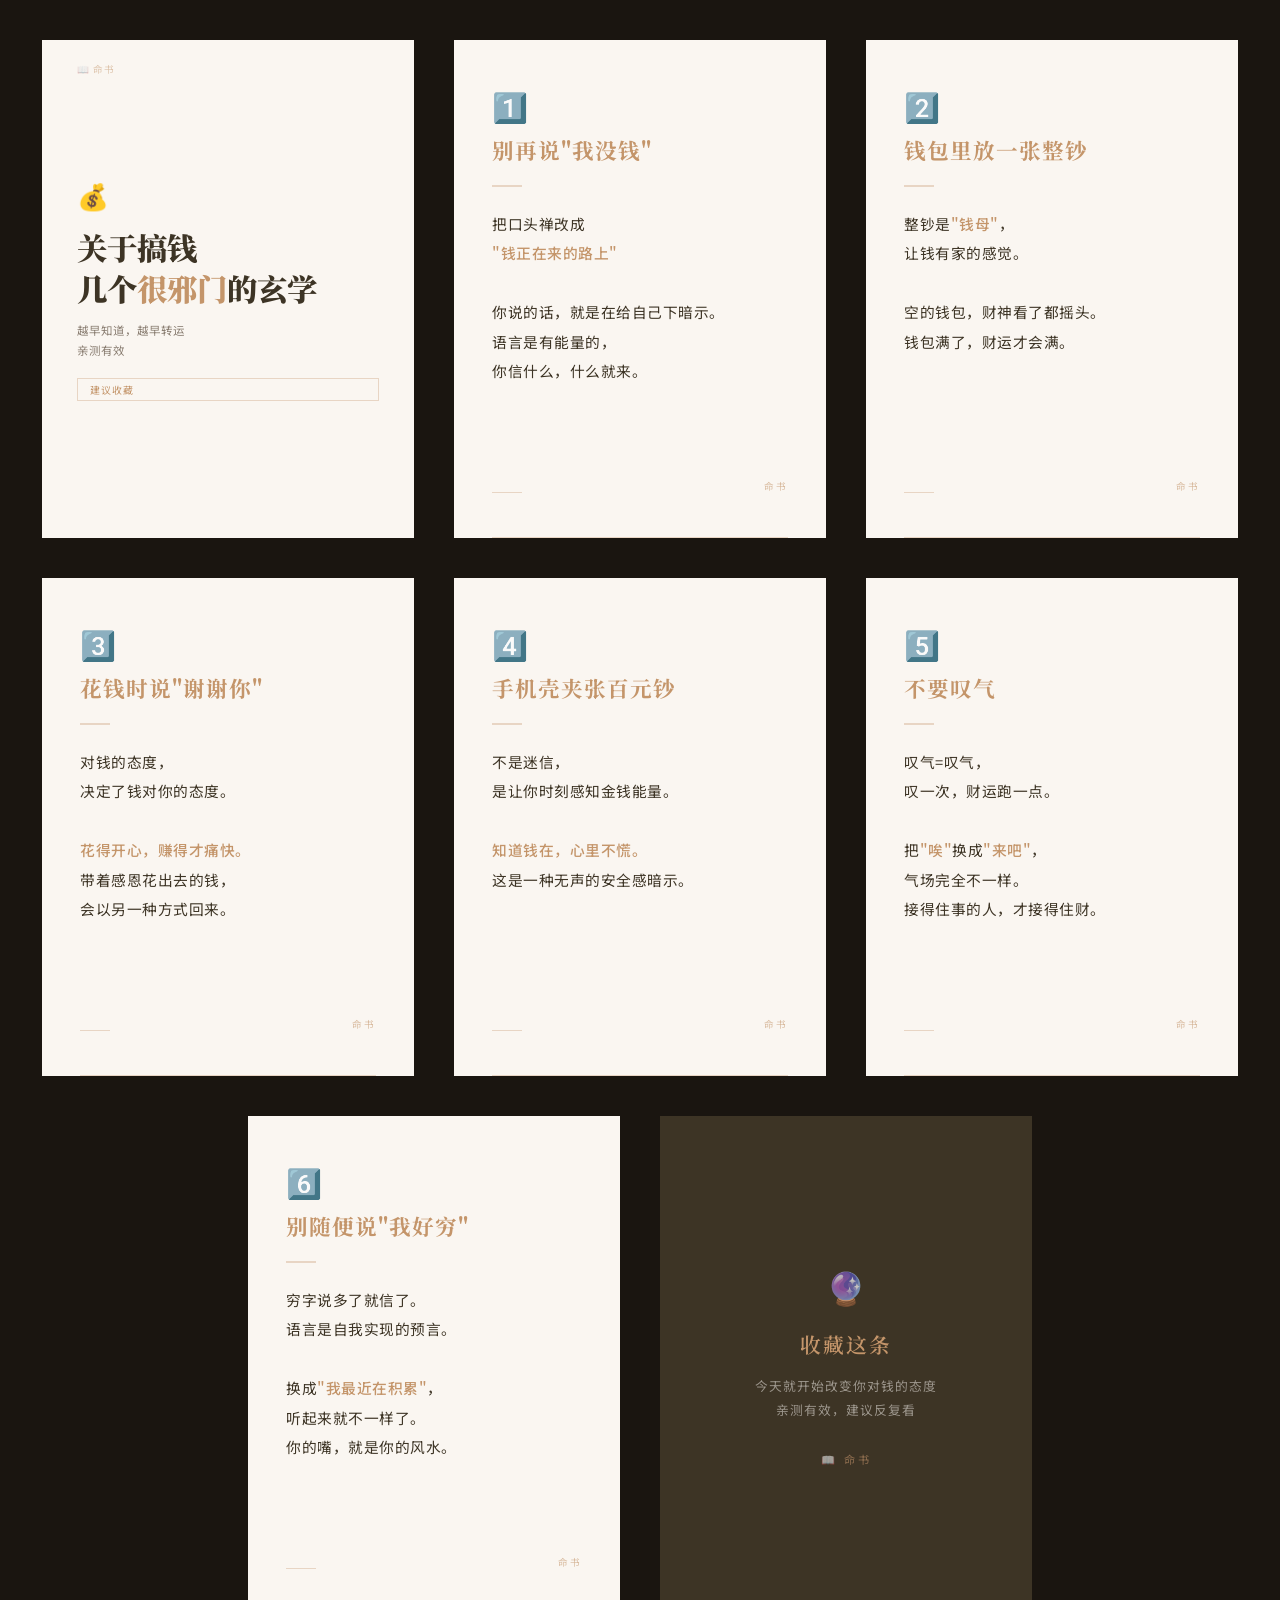
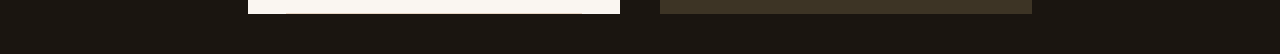
<file: mingshu-money.html>
<!DOCTYPE html>
<html lang="zh-CN">
<head>
<meta charset="UTF-8">
<meta name="viewport" content="width=device-width, initial-scale=1.0">
<title>命书 · 搞钱玄学</title>
<style>
  @import url('https://fonts.googleapis.com/css2?family=Noto+Serif+SC:wght@400;600;700;900&family=Noto+Sans+SC:wght@300;400;500&display=swap');

  * { margin: 0; padding: 0; box-sizing: border-box; }

  body {
    background: #1a1510;
    font-family: 'Noto Serif SC', serif;
    padding: 40px 20px;
    display: flex;
    flex-wrap: wrap;
    gap: 40px;
    justify-content: center;
  }

  .card {
    width: 372px;
    height: 498px;
    border-radius: 0;
    overflow: hidden;
    flex-shrink: 0;
  }

  /* === COVER CARD - 纯文字，统一风格 === */
  .cover {
    background: #faf6f1;
    display: flex;
    flex-direction: column;
    justify-content: center;
    padding: 48px 35px;
    position: relative;
  }

  .cover-brand {
    position: absolute;
    top: 22px;
    left: 35px;
    font-family: 'Noto Sans SC', sans-serif;
    font-size: 0.6rem;
    color: #c4956a;
    letter-spacing: 1px;
    opacity: 0.5;
  }

  .cover-emoji {
    font-size: 1.6rem;
    margin-bottom: 14px;
  }

  .cover-title {
    font-size: 1.9rem;
    font-weight: 900;
    color: #3d3425;
    line-height: 1.35;
    margin-bottom: 12px;
  }

  .cover-title .accent {
    color: #c4956a;
  }

  .cover-sub {
    font-family: 'Noto Sans SC', sans-serif;
    font-size: 0.72rem;
    color: #8a7e72;
    line-height: 1.7;
    margin-bottom: 18px;
  }

  .cover-hint {
    font-family: 'Noto Sans SC', sans-serif;
    font-size: 0.62rem;
    color: #c4956a;
    border: 1px solid #e8d5c4;
    padding: 3px 12px;
    display: inline-block;
    letter-spacing: 1px;
  }

  /* === CONTENT CARDS === */
  .content-card {
    background: #faf6f1;
    display: flex;
    flex-direction: column;
    padding: 45px 38px;
    position: relative;
  }

  .content-card::after {
    content: '';
    position: absolute;
    bottom: 0;
    left: 38px;
    right: 38px;
    height: 1px;
    background: #e8d5c4;
  }

  .card-number {
    font-size: 1.8rem;
    margin-bottom: 8px;
  }

  .card-title {
    font-size: 1.35rem;
    font-weight: 700;
    color: #c4956a;
    margin-bottom: 20px;
    letter-spacing: 1px;
  }

  .card-divider {
    width: 30px;
    height: 2px;
    background: #e8d5c4;
    margin-bottom: 22px;
  }

  .card-text {
    font-family: 'Noto Sans SC', sans-serif;
    font-size: 0.92rem;
    line-height: 2;
    color: #3d3425;
    font-weight: 400;
    letter-spacing: 0.5px;
  }

  .card-text em {
    color: #c4956a;
    font-style: normal;
    font-weight: 500;
  }

  .card-footer {
    margin-top: auto;
    display: flex;
    justify-content: space-between;
    align-items: flex-end;
  }

  .card-footer-line {
    width: 30px;
    height: 1px;
    background: #e8d5c4;
  }

  .card-brand {
    font-family: 'Noto Sans SC', sans-serif;
    font-size: 0.6rem;
    color: #c4956a;
    letter-spacing: 2px;
    opacity: 0.6;
  }

  /* === END CARD === */
  .end-card {
    background: #3d3425;
    display: flex;
    flex-direction: column;
    justify-content: center;
    align-items: center;
    padding: 50px 40px;
    position: relative;
  }

  .end-icon {
    font-size: 2rem;
    margin-bottom: 20px;
    opacity: 0.7;
  }

  .end-title {
    font-size: 1.3rem;
    font-weight: 600;
    color: #c4956a;
    margin-bottom: 15px;
    letter-spacing: 2px;
  }

  .end-text {
    font-family: 'Noto Sans SC', sans-serif;
    font-size: 0.8rem;
    color: rgba(250, 246, 241, 0.5);
    letter-spacing: 1px;
    line-height: 1.8;
    text-align: center;
    margin-bottom: 30px;
  }

  .end-brand {
    font-family: 'Noto Sans SC', sans-serif;
    font-size: 0.7rem;
    color: rgba(196, 149, 106, 0.6);
    letter-spacing: 3px;
  }
</style>
</head>
<body>

<!-- 封面 -->
<div class="card cover">
  <div class="cover-brand">📖 命书</div>
  <div class="cover-emoji">💰</div>
  <div class="cover-title">
    关于搞钱<br>
    几个<span class="accent">很邪门</span>的玄学
  </div>
  <div class="cover-sub">
    越早知道，越早转运<br>
    亲测有效
  </div>
  <div class="cover-hint">建议收藏</div>
</div>

<!-- 卡片1 -->
<div class="card content-card">
  <div class="card-number">1️⃣</div>
  <div class="card-title">别再说"我没钱"</div>
  <div class="card-divider"></div>
  <div class="card-text">
    把口头禅改成<br>
    <em>"钱正在来的路上"</em><br><br>
    你说的话，就是在给自己下暗示。<br>
    语言是有能量的，<br>
    你信什么，什么就来。
  </div>
  <div class="card-footer">
    <div class="card-footer-line"></div>
    <div class="card-brand">命书</div>
  </div>
</div>

<!-- 卡片2 -->
<div class="card content-card">
  <div class="card-number">2️⃣</div>
  <div class="card-title">钱包里放一张整钞</div>
  <div class="card-divider"></div>
  <div class="card-text">
    整钞是<em>"钱母"</em>，<br>
    让钱有家的感觉。<br><br>
    空的钱包，财神看了都摇头。<br>
    钱包满了，财运才会满。
  </div>
  <div class="card-footer">
    <div class="card-footer-line"></div>
    <div class="card-brand">命书</div>
  </div>
</div>

<!-- 卡片3 -->
<div class="card content-card">
  <div class="card-number">3️⃣</div>
  <div class="card-title">花钱时说"谢谢你"</div>
  <div class="card-divider"></div>
  <div class="card-text">
    对钱的态度，<br>
    决定了钱对你的态度。<br><br>
    <em>花得开心，赚得才痛快。</em><br>
    带着感恩花出去的钱，<br>
    会以另一种方式回来。
  </div>
  <div class="card-footer">
    <div class="card-footer-line"></div>
    <div class="card-brand">命书</div>
  </div>
</div>

<!-- 卡片4 -->
<div class="card content-card">
  <div class="card-number">4️⃣</div>
  <div class="card-title">手机壳夹张百元钞</div>
  <div class="card-divider"></div>
  <div class="card-text">
    不是迷信，<br>
    是让你时刻感知金钱能量。<br><br>
    <em>知道钱在，心里不慌。</em><br>
    这是一种无声的安全感暗示。
  </div>
  <div class="card-footer">
    <div class="card-footer-line"></div>
    <div class="card-brand">命书</div>
  </div>
</div>

<!-- 卡片5 -->
<div class="card content-card">
  <div class="card-number">5️⃣</div>
  <div class="card-title">不要叹气</div>
  <div class="card-divider"></div>
  <div class="card-text">
    叹气=叹气，<br>
    叹一次，财运跑一点。<br><br>
    把<em>"唉"</em>换成<em>"来吧"</em>，<br>
    气场完全不一样。<br>
    接得住事的人，才接得住财。
  </div>
  <div class="card-footer">
    <div class="card-footer-line"></div>
    <div class="card-brand">命书</div>
  </div>
</div>

<!-- 卡片6 -->
<div class="card content-card">
  <div class="card-number">6️⃣</div>
  <div class="card-title">别随便说"我好穷"</div>
  <div class="card-divider"></div>
  <div class="card-text">
    穷字说多了就信了。<br>
    语言是自我实现的预言。<br><br>
    换成<em>"我最近在积累"</em>，<br>
    听起来就不一样了。<br>
    你的嘴，就是你的风水。
  </div>
  <div class="card-footer">
    <div class="card-footer-line"></div>
    <div class="card-brand">命书</div>
  </div>
</div>

<!-- 尾卡 -->
<div class="card end-card">
  <div class="end-icon">🔮</div>
  <div class="end-title">收藏这条</div>
  <div class="end-text">
    今天就开始改变你对钱的态度<br>
    亲测有效，建议反复看
  </div>
  <div class="end-brand">📖 命书</div>
</div>

</body>
</html>
</file>
<file: style.css>
/* === S1mon v2 — Purple Editorial === */

:root {
    --bg: #08080c;
    --bg-soft: #0d0d14;
    --bg-card: #12121c;
    --bg-card-hover: #1a1a28;
    --text: #f0f0f5;
    --text-soft: #8a8aa0;
    --text-muted: #44445a;
    --purple: #a855f7;
    --purple-light: #c084fc;
    --purple-dark: #7c3aed;
    --purple-glow: rgba(168, 85, 247, 0.15);
    --gradient-purple: linear-gradient(135deg, #a855f7 0%, #ec4899 50%, #6366f1 100%);
    --gradient-soft: linear-gradient(135deg, rgba(168,85,247,0.2) 0%, rgba(236,72,153,0.1) 100%);
    --gradient-card: linear-gradient(145deg, rgba(168,85,247,0.08) 0%, rgba(99,102,241,0.05) 100%);
    --radius: 6px;
    --ease: cubic-bezier(0.25, 0.46, 0.45, 0.94);
    --font-mono: 'Space Mono', monospace;
    --font-body: 'Space Grotesk', -apple-system, sans-serif;
    --font-serif: 'DM Serif Display', Georgia, serif;
}

*, *::before, *::after { margin: 0; padding: 0; box-sizing: border-box; }

html {
    scroll-behavior: smooth;
    scroll-padding-top: 64px;
    -webkit-font-smoothing: antialiased;
}

body {
    font-family: var(--font-body);
    background: var(--bg);
    color: var(--text);
    line-height: 1.6;
    overflow-x: hidden;
}

a { color: inherit; text-decoration: none; }
img { display: block; width: 100%; height: 100%; object-fit: cover; }

.cn, .cn-sub, .contact-cn { font-weight: 300; }

/* === Navigation === */
.nav {
    position: fixed;
    top: 0; left: 0; right: 0;
    height: 64px;
    display: flex;
    align-items: center;
    justify-content: space-between;
    padding: 0 clamp(1.5rem, 4vw, 3rem);
    z-index: 1000;
    background: rgba(8, 8, 12, 0.7);
    backdrop-filter: blur(24px);
    -webkit-backdrop-filter: blur(24px);
    border-bottom: 1px solid rgba(168, 85, 247, 0.06);
    transition: border-color 0.3s;
}

.nav.scrolled {
    border-bottom-color: rgba(168, 85, 247, 0.15);
}

.nav-logo {
    font-family: var(--font-mono);
    font-size: 1rem;
    font-weight: 700;
    letter-spacing: 0.05em;
}

.dot {
    color: var(--purple);
}

.nav-links {
    display: flex;
    gap: 2rem;
}

.nav-links a {
    font-size: 0.75rem;
    font-weight: 500;
    letter-spacing: 0.12em;
    text-transform: uppercase;
    color: var(--text-soft);
    transition: color 0.2s;
    position: relative;
}

.nav-links a::after {
    content: '';
    position: absolute;
    bottom: -4px;
    left: 0;
    width: 0;
    height: 2px;
    background: var(--gradient-purple);
    transition: width 0.3s var(--ease);
    border-radius: 1px;
}

.nav-links a:hover { color: var(--text); }
.nav-links a:hover::after { width: 100%; }

.nav-toggle {
    display: none;
    flex-direction: column;
    gap: 5px;
    background: none;
    border: none;
    cursor: pointer;
    padding: 4px;
}

.nav-toggle span {
    width: 22px;
    height: 1.5px;
    background: var(--text);
    transition: all 0.3s;
}

.nav-toggle.active span:nth-child(1) { transform: rotate(45deg) translate(4px, 4px); }
.nav-toggle.active span:nth-child(2) { opacity: 0; }
.nav-toggle.active span:nth-child(3) { transform: rotate(-45deg) translate(4px, -4px); }

/* === Hero === */
.hero {
    min-height: 100vh;
    display: flex;
    flex-direction: column;
    justify-content: center;
    padding: 0 clamp(1.5rem, 4vw, 3rem);
    position: relative;
    overflow: hidden;
}

.hero-gradient {
    position: absolute;
    inset: 0;
    background:
        radial-gradient(ellipse 80% 60% at 80% 20%, rgba(168,85,247,0.12) 0%, transparent 70%),
        radial-gradient(ellipse 60% 50% at 10% 90%, rgba(99,102,241,0.08) 0%, transparent 60%),
        radial-gradient(ellipse 40% 40% at 50% 50%, rgba(236,72,153,0.04) 0%, transparent 50%);
    pointer-events: none;
}

.hero-content {
    position: relative;
    z-index: 1;
    max-width: 900px;
}

/* === Ring Wave Canvas (behind content) === */
.ring-wave {
    position: absolute;
    top: 50%;
    right: -15%;
    width: 75vw;
    height: 100%;
    transform: translateY(-50%);
    pointer-events: none;
    z-index: 0;
    opacity: 0.65;
}

@media (max-width: 768px) {
    .ring-wave {
        opacity: 0.2;
        right: -30%;
        width: 100vw;
    }
}

.hero-tag {
    font-family: var(--font-mono);
    font-size: 0.7rem;
    letter-spacing: 0.25em;
    text-transform: uppercase;
    color: var(--purple-light);
    margin-bottom: 2.5rem;
    padding-left: 0;
    position: relative;
}

.hero-tag::before {
    content: '';
    display: inline-block;
    width: 20px;
    height: 1px;
    background: var(--purple);
    margin-right: 12px;
    vertical-align: middle;
}

.hero-title {
    font-family: var(--font-serif);
    font-size: clamp(3rem, 8vw, 7rem);
    font-weight: 400;
    line-height: 1.05;
    letter-spacing: -0.02em;
    margin-bottom: 2.5rem;
}

.hero-title .line { display: block; }

.hero-title .italic {
    font-style: italic;
    background: var(--gradient-purple);
    -webkit-background-clip: text;
    -webkit-text-fill-color: transparent;
    background-clip: text;
}

.hero-title .accent {
    color: var(--purple-light);
    -webkit-text-fill-color: var(--purple-light);
}

.hero-sub {
    font-size: 1rem;
    color: var(--text-soft);
    font-weight: 300;
    max-width: 550px;
    line-height: 1.8;
}

.hero-sub .cn {
    display: block;
    margin-top: 0.5rem;
    font-size: 0.85rem;
    color: var(--text-muted);
}

.hero-sub strong {
    color: var(--text);
    font-weight: 600;
}

.hero-scroll {
    position: absolute;
    bottom: 2.5rem;
    right: clamp(1.5rem, 4vw, 3rem);
    display: flex;
    flex-direction: column;
    align-items: center;
    gap: 0.75rem;
}

.scroll-line {
    width: 1px;
    height: 40px;
    background: linear-gradient(to bottom, var(--purple), transparent);
    animation: scrollPulse 2s ease-in-out infinite;
}

@keyframes scrollPulse {
    0%, 100% { opacity: 1; height: 40px; }
    50% { opacity: 0.3; height: 25px; }
}

.hero-scroll span {
    font-family: var(--font-mono);
    font-size: 0.6rem;
    letter-spacing: 0.2em;
    text-transform: uppercase;
    color: var(--text-muted);
    transform: rotate(-90deg);
    white-space: nowrap;
}

/* === Marquee === */
.marquee-wrap {
    overflow: hidden;
    padding: 1.5rem 0;
    border-top: 1px solid rgba(168,85,247,0.08);
    border-bottom: 1px solid rgba(168,85,247,0.08);
    background: var(--bg-soft);
}

.marquee {
    display: flex;
    gap: 2rem;
    animation: marqueeScroll 30s linear infinite;
    white-space: nowrap;
    width: max-content;
}

.marquee span {
    font-family: var(--font-mono);
    font-size: 0.7rem;
    letter-spacing: 0.15em;
    text-transform: uppercase;
    color: var(--text-muted);
}

.marquee .sep {
    color: var(--purple-dark);
    opacity: 0.4;
}

@keyframes marqueeScroll {
    from { transform: translateX(0); }
    to { transform: translateX(-50%); }
}

/* === Sections === */
.section {
    padding: clamp(5rem, 12vh, 10rem) clamp(1.5rem, 4vw, 3rem);
}

.section-head {
    margin-bottom: clamp(3rem, 6vh, 5rem);
}

.section-num {
    display: block;
    font-family: var(--font-mono);
    font-size: 0.7rem;
    letter-spacing: 0.3em;
    color: var(--purple);
    margin-bottom: 1.5rem;
}

.section-title {
    font-size: clamp(2rem, 4vw, 3.5rem);
    letter-spacing: -0.02em;
    line-height: 1.1;
}

.section-title.serif {
    font-family: var(--font-serif);
}

.cn-sub {
    font-size: 0.85rem;
    color: var(--text-muted);
    margin-top: 0.5rem;
}

/* === About === */
.about {
    position: relative;
}

.about::before {
    content: '';
    position: absolute;
    top: 0;
    right: 0;
    width: 40%;
    height: 100%;
    background: radial-gradient(ellipse at right, rgba(168,85,247,0.04) 0%, transparent 70%);
    pointer-events: none;
}

.about-inner {
    display: grid;
    grid-template-columns: 300px 1fr;
    gap: clamp(3rem, 6vw, 6rem);
    align-items: start;
    position: relative;
}

.about-left {
    position: sticky;
    top: 100px;
}

.about-left .section-num {
    margin-bottom: 1rem;
}

.about-right {
    display: flex;
    flex-direction: column;
    gap: 3rem;
}

.about-text .lead {
    font-size: clamp(1.1rem, 2vw, 1.4rem);
    font-weight: 300;
    line-height: 1.8;
    color: var(--text);
    margin-bottom: 2rem;
}

.about-text .detail {
    font-size: 0.9rem;
    color: var(--text-soft);
    line-height: 2;
    font-weight: 300;
}

.about-stats {
    display: grid;
    grid-template-columns: repeat(4, 1fr);
    gap: 1.5rem;
    padding: 2rem 0;
    border-top: 1px solid rgba(168,85,247,0.1);
}

.stat {
    text-align: center;
    padding: 1.5rem;
    background: var(--gradient-card);
    border-radius: var(--radius);
    border: 1px solid rgba(168,85,247,0.06);
}

.stat-val {
    display: block;
    font-family: var(--font-serif);
    font-size: clamp(1.5rem, 3vw, 2.2rem);
    background: var(--gradient-purple);
    -webkit-background-clip: text;
    -webkit-text-fill-color: transparent;
    background-clip: text;
    margin-bottom: 0.5rem;
}

.stat-label {
    font-size: 0.7rem;
    letter-spacing: 0.15em;
    text-transform: uppercase;
    color: var(--text-muted);
}

/* === Skills === */
.skills-grid {
    display: grid;
    grid-template-columns: repeat(2, 1fr);
    gap: clamp(1rem, 2vw, 1.5rem);
}

.skill-card {
    padding: clamp(2rem, 3vw, 3rem);
    background: var(--gradient-card);
    border: 1px solid rgba(168,85,247,0.06);
    border-radius: var(--radius);
    position: relative;
    overflow: hidden;
    transition: all 0.4s var(--ease);
}

.skill-card::before {
    content: '';
    position: absolute;
    top: 0;
    left: 0;
    right: 0;
    height: 2px;
    background: var(--gradient-purple);
    opacity: 0;
    transition: opacity 0.4s;
}

.skill-card:hover {
    border-color: rgba(168,85,247,0.15);
    transform: translateY(-4px);
}

.skill-card:hover::before {
    opacity: 1;
}

.skill-num {
    font-family: var(--font-mono);
    font-size: 0.65rem;
    letter-spacing: 0.2em;
    color: var(--purple);
    margin-bottom: 1.5rem;
    display: block;
}

.skill-card h3 {
    font-family: var(--font-serif);
    font-size: clamp(1.3rem, 2vw, 1.6rem);
    font-weight: 400;
    line-height: 1.3;
    margin-bottom: 1rem;
}

.skill-card p:first-of-type {
    font-size: 0.9rem;
    color: var(--text-soft);
    line-height: 1.7;
    font-weight: 300;
}

.skill-card .cn {
    font-size: 0.85rem;
    color: var(--text-soft);
    margin-top: 1rem;
    padding-top: 1rem;
    border-top: 1px solid rgba(168,85,247,0.06);
}

/* === Life Grid === */
.life-grid {
    display: grid;
    grid-template-columns: repeat(12, 1fr);
    gap: clamp(0.5rem, 1vw, 1rem);
}

.life-card {
    position: relative;
    border-radius: var(--radius);
    overflow: hidden;
    aspect-ratio: 1/1;
    background: var(--bg-card);
}

.life-card:hover img {
    transform: scale(1.05);
}

.life-card img {
    transition: transform 0.6s var(--ease);
}

.life-label {
    position: absolute;
    bottom: 0;
    left: 0;
    right: 0;
    padding: clamp(1rem, 2vw, 1.5rem);
    background: linear-gradient(transparent, rgba(8,8,12,0.85));
    display: flex;
    flex-direction: column;
    gap: 0.25rem;
}

.life-label-en {
    font-family: var(--font-serif);
    font-size: 1rem;
    font-style: italic;
}

.life-label-cn {
    font-size: 0.75rem;
    color: var(--purple-light);
    letter-spacing: 0.05em;
}

.life-tall { grid-row: span 2; }
.life-wide {
    grid-column: span 6;
    aspect-ratio: 2/1;
}
.life-card:not(.life-tall):not(.life-wide) {
    grid-column: span 4;
}

/* === Projects === */
.projects-intro {
    max-width: 700px;
    margin-bottom: clamp(3rem, 6vh, 5rem);
}

.projects-intro-text {
    font-size: 1rem;
    color: var(--text-soft);
    font-weight: 300;
    line-height: 1.8;
}

.projects-intro-text .cn {
    display: block;
    margin-top: 0.75rem;
    font-size: 0.85rem;
    color: var(--text-muted);
}

.projects-grid {
    display: grid;
    grid-template-columns: repeat(2, 1fr);
    gap: clamp(1.5rem, 3vw, 2.5rem);
}

.project-card {
    border-radius: var(--radius);
    overflow: hidden;
    background: var(--bg-card);
    border: 1px solid rgba(168,85,247,0.06);
    transition: all 0.4s var(--ease);
}

.project-card:hover {
    border-color: rgba(168,85,247,0.15);
    transform: translateY(-4px);
}

.project-wide {
    grid-column: span 2;
    display: flex;
    flex-direction: row;
    align-items: stretch;
}

.project-wide .project-image {
    width: 45%;
    aspect-ratio: auto;
    min-height: 200px;
    flex-shrink: 0;
}

.project-wide .project-info {
    flex: 1;
    padding: clamp(1.5rem, 2.5vw, 2.5rem);
    display: flex;
    flex-direction: column;
    justify-content: center;
}

.project-image {
    width: 100%;
    aspect-ratio: 16/9;
    background: var(--bg-soft);
    overflow: hidden;
}

.project-placeholder {
    width: 100%;
    height: 100%;
    display: flex;
    flex-direction: column;
    align-items: center;
    justify-content: center;
    gap: 0.5rem;
    background: var(--gradient-card);
}

.placeholder-icon {
    font-size: 2.5rem;
    opacity: 0.6;
}

.placeholder-text {
    font-family: var(--font-serif);
    font-size: 1.1rem;
    color: var(--text-soft);
}

.placeholder-hint {
    font-size: 0.7rem;
    font-family: var(--font-mono);
    color: var(--text-muted);
    letter-spacing: 0.1em;
    text-transform: uppercase;
}

.project-info {
    padding: clamp(1.5rem, 2.5vw, 2.5rem);
}

.project-num {
    display: block;
    font-family: var(--font-mono);
    font-size: 0.6rem;
    letter-spacing: 0.25em;
    color: var(--purple);
    margin-bottom: 0.75rem;
}

.project-info h3 {
    font-family: var(--font-serif);
    font-size: clamp(1.2rem, 2vw, 1.5rem);
    font-weight: 400;
    margin-bottom: 0.75rem;
    line-height: 1.3;
}

.project-tags {
    font-size: 0.7rem;
    font-family: var(--font-mono);
    color: var(--purple-light);
    letter-spacing: 0.1em;
    margin-bottom: 1rem;
    text-transform: uppercase;
}

.project-desc {
    font-size: 0.85rem;
    color: var(--text-soft);
    line-height: 1.7;
    font-weight: 300;
    margin-bottom: 0.75rem;
}

.project-detail-cn {
    font-size: 0.8rem;
    color: var(--text-muted);
    line-height: 1.7;
    font-weight: 300;
    margin-bottom: 1.25rem;
}

.project-meta {
    display: flex;
    gap: 0.5rem;
    flex-wrap: wrap;
}

.meta-tag {
    font-size: 0.65rem;
    font-family: var(--font-mono);
    letter-spacing: 0.08em;
    text-transform: uppercase;
    color: var(--text-muted);
    padding: 0.3rem 0.75rem;
    border: 1px solid rgba(168,85,247,0.1);
    border-radius: 100px;
}

@media (max-width: 768px) {
    .projects-grid {
        grid-template-columns: 1fr;
    }
    .project-wide {
        grid-column: span 1;
    }
}

/* === Contact === */
.contact {
    text-align: center;
    position: relative;
    overflow: hidden;
}

.contact::before {
    content: '';
    position: absolute;
    top: 50%;
    left: 50%;
    transform: translate(-50%, -50%);
    width: 600px;
    height: 600px;
    background: radial-gradient(circle, rgba(168,85,247,0.08) 0%, transparent 70%);
    pointer-events: none;
}

.contact-inner {
    position: relative;
    z-index: 1;
}

.contact-title {
    font-size: clamp(3rem, 8vw, 7rem);
    font-weight: 400;
    letter-spacing: -0.03em;
    background: var(--gradient-purple);
    -webkit-background-clip: text;
    -webkit-text-fill-color: transparent;
    background-clip: text;
    margin-bottom: 0.5rem;
}

.contact-cn {
    font-size: 1.2rem;
    color: var(--text-soft);
    margin-bottom: 1.5rem;
}

.contact-desc {
    font-size: 1rem;
    color: var(--text-soft);
    font-weight: 300;
    max-width: 500px;
    margin: 0 auto 3rem;
    line-height: 1.8;
}

.contact-links {
    display: flex;
    justify-content: center;
    gap: 1rem;
}

.contact-link {
    font-family: var(--font-mono);
    font-size: 0.8rem;
    letter-spacing: 0.1em;
    padding: 0.75rem 2rem;
    border: 1px solid rgba(168,85,247,0.2);
    border-radius: 100px;
    transition: all 0.3s;
    position: relative;
    overflow: hidden;
}

.contact-link::before {
    content: '';
    position: absolute;
    inset: 0;
    background: var(--gradient-purple);
    opacity: 0;
    transition: opacity 0.3s;
    border-radius: inherit;
}

.contact-link:hover {
    border-color: transparent;
    color: white;
}

.contact-link:hover::before {
    opacity: 1;
}

.contact-link span {
    position: relative;
    z-index: 1;
}

/* === Footer === */
.footer {
    padding: 2rem clamp(1.5rem, 4vw, 3rem);
    border-top: 1px solid rgba(168,85,247,0.06);
    text-align: center;
    font-family: var(--font-mono);
    font-size: 0.65rem;
    color: var(--text-muted);
    letter-spacing: 0.1em;
}

/* === Animations === */
.fade-in {
    opacity: 0;
    transform: translateY(30px);
    transition: opacity 0.8s var(--ease), transform 0.8s var(--ease);
}

.fade-in.visible {
    opacity: 1;
    transform: translateY(0);
}

/* === Responsive === */
@media (max-width: 768px) {
    .nav-links {
        position: fixed;
        top: 64px; left: 0; right: 0; bottom: 0;
        background: rgba(8,8,12,0.98);
        backdrop-filter: blur(24px);
        -webkit-backdrop-filter: blur(24px);
        flex-direction: column;
        align-items: center;
        justify-content: center;
        gap: 2.5rem;
        transform: translateX(100%);
        transition: transform 0.4s var(--ease);
    }

    .nav-links.open { transform: translateX(0); }
    .nav-links a { font-size: 1.2rem; }
    .nav-toggle { display: flex; }

    .about-inner {
        grid-template-columns: 1fr;
    }

    .about-left {
        position: static;
    }

    .about-stats {
        grid-template-columns: repeat(2, 1fr);
    }

    .skills-grid {
        grid-template-columns: 1fr;
    }

    .life-card:not(.life-tall):not(.life-wide) {
        grid-column: span 6;
    }

    .projects-grid {
        grid-template-columns: 1fr;
    }
    .project-wide {
        grid-column: span 1;
    }
}

@media (max-width: 480px) {
    .life-card:not(.life-tall):not(.life-wide) {
        grid-column: span 12;
    }
}


/* === Project Card Image === */
.project-image .project-img {
    width: 100%;
    height: 100%;
    object-fit: cover;
    display: block;
}

    display: grid;
    grid-template-columns: 1fr 1fr;
    gap: 4px;
    width: 100%;
}

.project-dual-img .project-image {
    aspect-ratio: 4/3;
    background: var(--bg-soft);
    overflow: hidden;
}






/* === Contact Info === */
.contact-info {
    display: flex;
    flex-direction: column;
    gap: 0.75rem;
    margin-bottom: 4rem;
}

.contact-item {
    display: flex;
    justify-content: center;
    gap: 1rem;
    flex-wrap: wrap;
}

.contact-label {
    font-family: var(--font-mono);
    font-size: 0.9rem;
    color: var(--text-soft);
    text-transform: uppercase;
    letter-spacing: 0.08em;
}

.contact-value {
    font-family: var(--font-body);
    font-size: 1rem;
    color: var(--text);
    text-decoration: none;
    transition: color 0.3s;
}

.contact-value:hover {
    color: var(--purple-light);
}

/* === Project Details Modal (Glass) === */
.project-detail-btn {
    display: inline-flex;
    align-items: center;
    gap: 0.75rem;
    margin-top: 2rem;
    padding: 0.75rem 1.5rem;
    background: transparent;
    border: 1px solid rgba(168, 85, 247, 0.2);
    border-radius: 100px;
    color: var(--purple-light);
    font-family: var(--font-mono);
    font-size: 0.75rem;
    letter-spacing: 0.12em;
    cursor: pointer;
    transition: all 0.3s var(--ease);
    position: relative;
    overflow: hidden;
}

.project-detail-btn::before {
    content: '';
    position: absolute;
    inset: 0;
    background: var(--gradient-purple);
    opacity: 0;
    transition: opacity 0.3s;
    border-radius: inherit;
}

.project-detail-btn:hover {
    border-color: transparent;
    color: white;
}

.project-detail-btn:hover::before {
    opacity: 1;
}

.project-detail-btn .btn-text,
.project-detail-btn .btn-arrow {
    position: relative;
    z-index: 1;
}

.btn-line {
    width: 20px;
    height: 1px;
    background: var(--purple);
    position: relative;
    z-index: 1;
}

.btn-arrow {
    transition: transform 0.3s var(--ease);
}

.project-detail-btn:hover .btn-arrow {
    transform: translateX(4px);
}

/* Modal Overlay */
.modal-overlay {
    display: none;
    position: fixed;
    inset: 0;
    z-index: 9999;
    background: rgba(2, 4, 10, 0.85);
    backdrop-filter: blur(12px);
    -webkit-backdrop-filter: blur(12px);
    align-items: center;
    justify-content: center;
    padding: 1rem;
    opacity: 0;
    transition: opacity 0.4s ease;
}

.modal-overlay.active {
    display: flex;
    opacity: 1;
}

/* Glass Card */
.modal-glass {
    position: relative;
    width: 100%;
    max-width: 780px;
    max-height: 85vh;
    overflow-y: auto;
    background: rgba(12, 12, 24, 0.75);
    backdrop-filter: blur(32px);
    -webkit-backdrop-filter: blur(32px);
    border: 1px solid rgba(168, 85, 247, 0.12);
    border-radius: 20px;
    box-shadow:
        0 0 60px rgba(168, 85, 247, 0.08),
        inset 0 1px 0 rgba(255, 255, 255, 0.04);
    padding: 2.5rem;
    transform: scale(0.95) translateY(10px);
    transition: transform 0.4s var(--ease);
}

.modal-overlay.active .modal-glass {
    transform: scale(1) translateY(0);
}

.modal-glass::-webkit-scrollbar {
    width: 4px;
}

.modal-glass::-webkit-scrollbar-track {
    background: transparent;
}

.modal-glass::-webkit-scrollbar-thumb {
    background: rgba(168, 85, 247, 0.3);
    border-radius: 2px;
}

/* Close Button */
.modal-close {
    position: absolute;
    top: 1rem;
    right: 1rem;
    width: 32px;
    height: 32px;
    border: none;
    background: rgba(168, 85, 247, 0.1);
    border-radius: 50%;
    color: var(--text-soft);
    font-size: 0.85rem;
    cursor: pointer;
    display: flex;
    align-items: center;
    justify-content: center;
    transition: all 0.2s;
    z-index: 2;
}

.modal-close:hover {
    background: rgba(168, 85, 247, 0.25);
    color: var(--text);
}

/* Modal Content */
.modal-title {
    font-family: var(--font-serif);
    font-size: 1.5rem;
    font-weight: 400;
    color: var(--text);
    margin-bottom: 0.25rem;
}

.modal-subtitle {
    font-family: var(--font-mono);
    font-size: 0.65rem;
    letter-spacing: 0.15em;
    color: var(--purple-light);
    margin-bottom: 2rem;
    padding-bottom: 1rem;
    border-bottom: 1px solid rgba(168, 85, 247, 0.08);
}

.modal-section {
    margin-bottom: 1.75rem;
}

.modal-section h3 {
    font-family: var(--font-serif);
    font-size: 1.1rem;
    font-weight: 400;
    color: var(--purple-light);
    margin-bottom: 0.75rem;
}

.modal-section h4 {
    font-family: var(--font-mono);
    font-size: 0.7rem;
    letter-spacing: 0.1em;
    text-transform: uppercase;
    color: var(--text-soft);
    margin-bottom: 0.75rem;
}

.modal-section p {
    font-size: 0.88rem;
    color: var(--text-soft);
    line-height: 1.7;
    font-weight: 300;
    margin-bottom: 0.5rem;
}

.modal-section ul {
    list-style: none;
    padding: 0;
    margin: 0.5rem 0;
}

.modal-section ul li {
    position: relative;
    padding-left: 1rem;
    margin-bottom: 0.35rem;
    font-size: 0.82rem;
    color: var(--text-soft);
    line-height: 1.6;
    font-weight: 300;
}

.modal-section ul li::before {
    content: '›';
    position: absolute;
    left: 0;
    color: var(--purple);
    font-weight: 700;
}

.modal-divider {
    height: 1px;
    background: linear-gradient(to right, transparent, rgba(168, 85, 247, 0.15), transparent);
    margin: 2rem 0;
}

@media (max-width: 600px) {
    .modal-glass {
        padding: 1.5rem;
        max-height: 90vh;
    }
}

/* === Project Location Info === */
.project-location {
    display: grid;
    grid-template-columns: 74px 1fr;
    gap: 0.5rem;
    margin-bottom: 0.35rem;
}

.loc-label {
    font-family: var(--font-mono);
    font-size: 0.6rem;
    letter-spacing: 0.1em;
    text-transform: uppercase;
    color: var(--purple);
    background: rgba(168, 85, 247, 0.1);
    padding: 2px 6px;
    border-radius: 3px;
    text-align: center;
}

.loc-value {
    font-size: 0.82rem;
    color: var(--text-soft);
    font-weight: 300;
}

.project-card:not(.project-wide) .project-location {
    margin-top: 0.35rem;
}

.project-card:not(.project-wide) .project-location:first-of-type {
    margin-top: 0.5rem;
}
</file>
